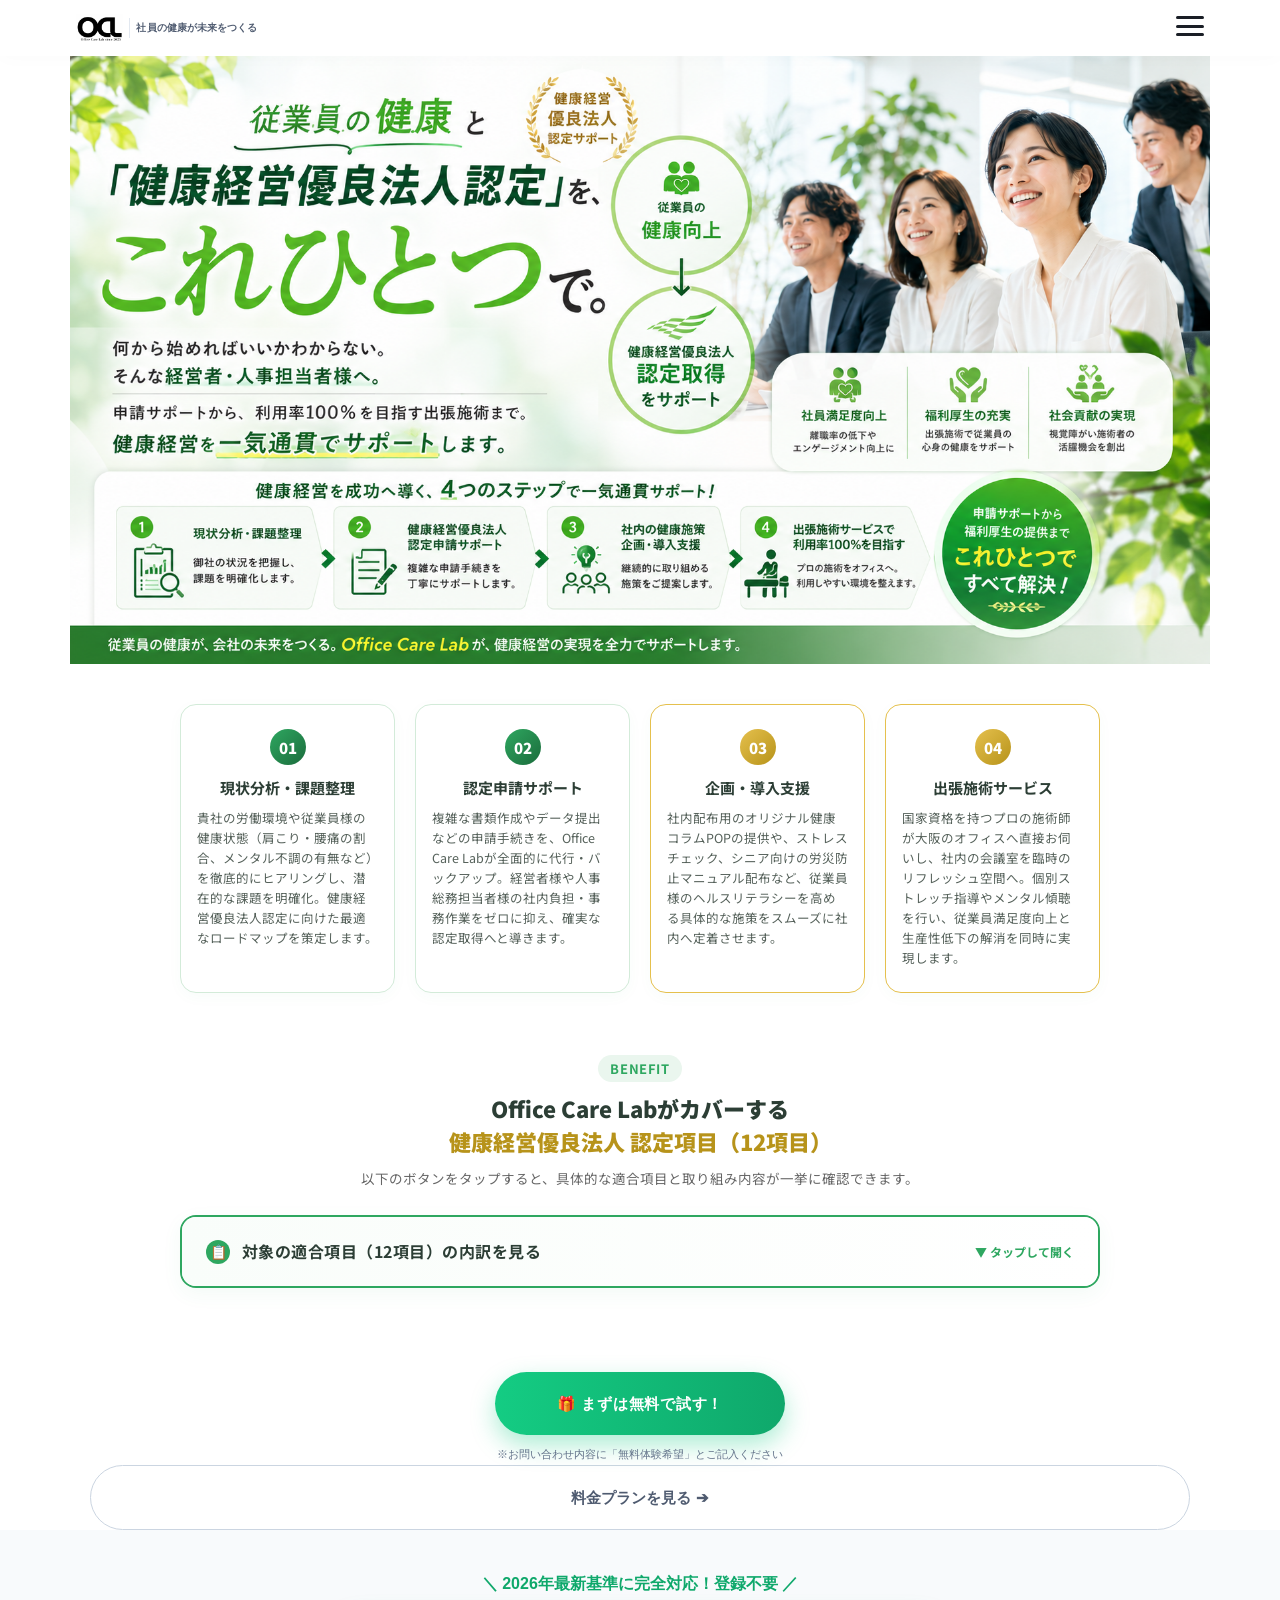
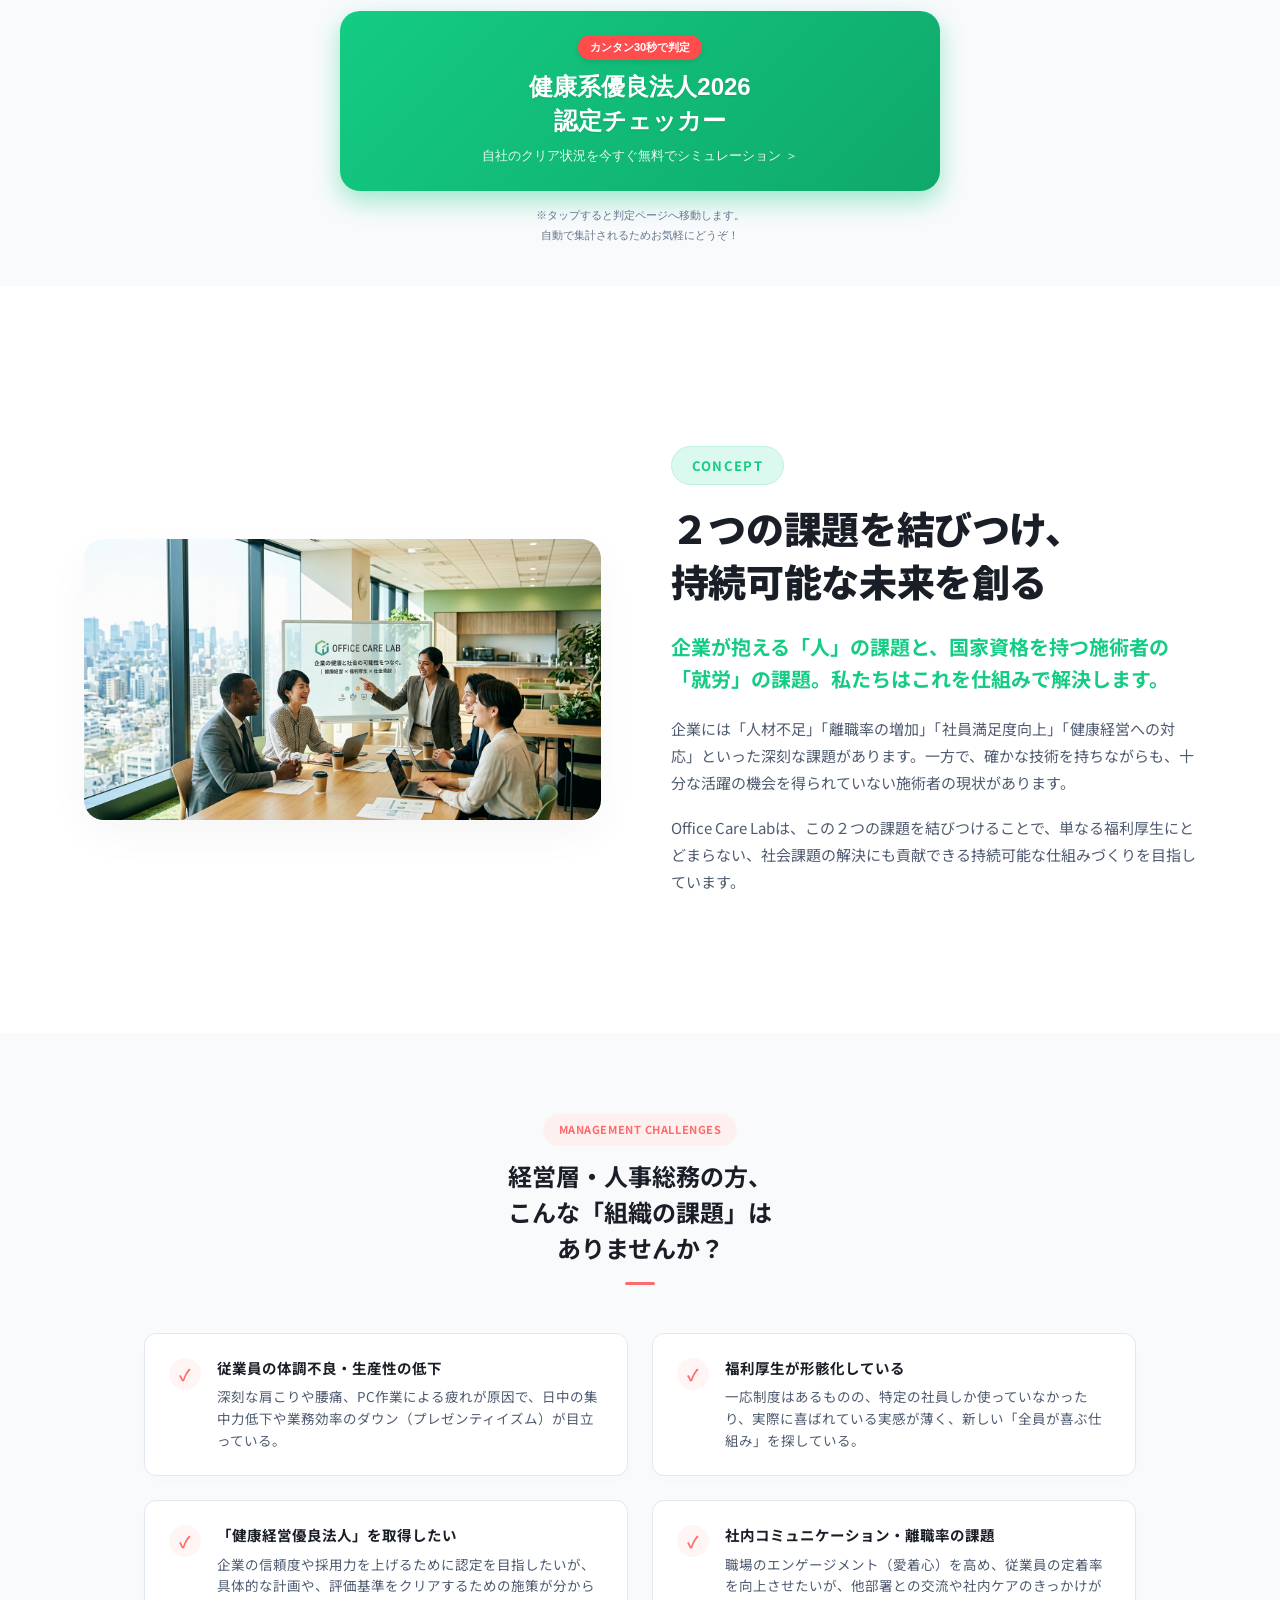
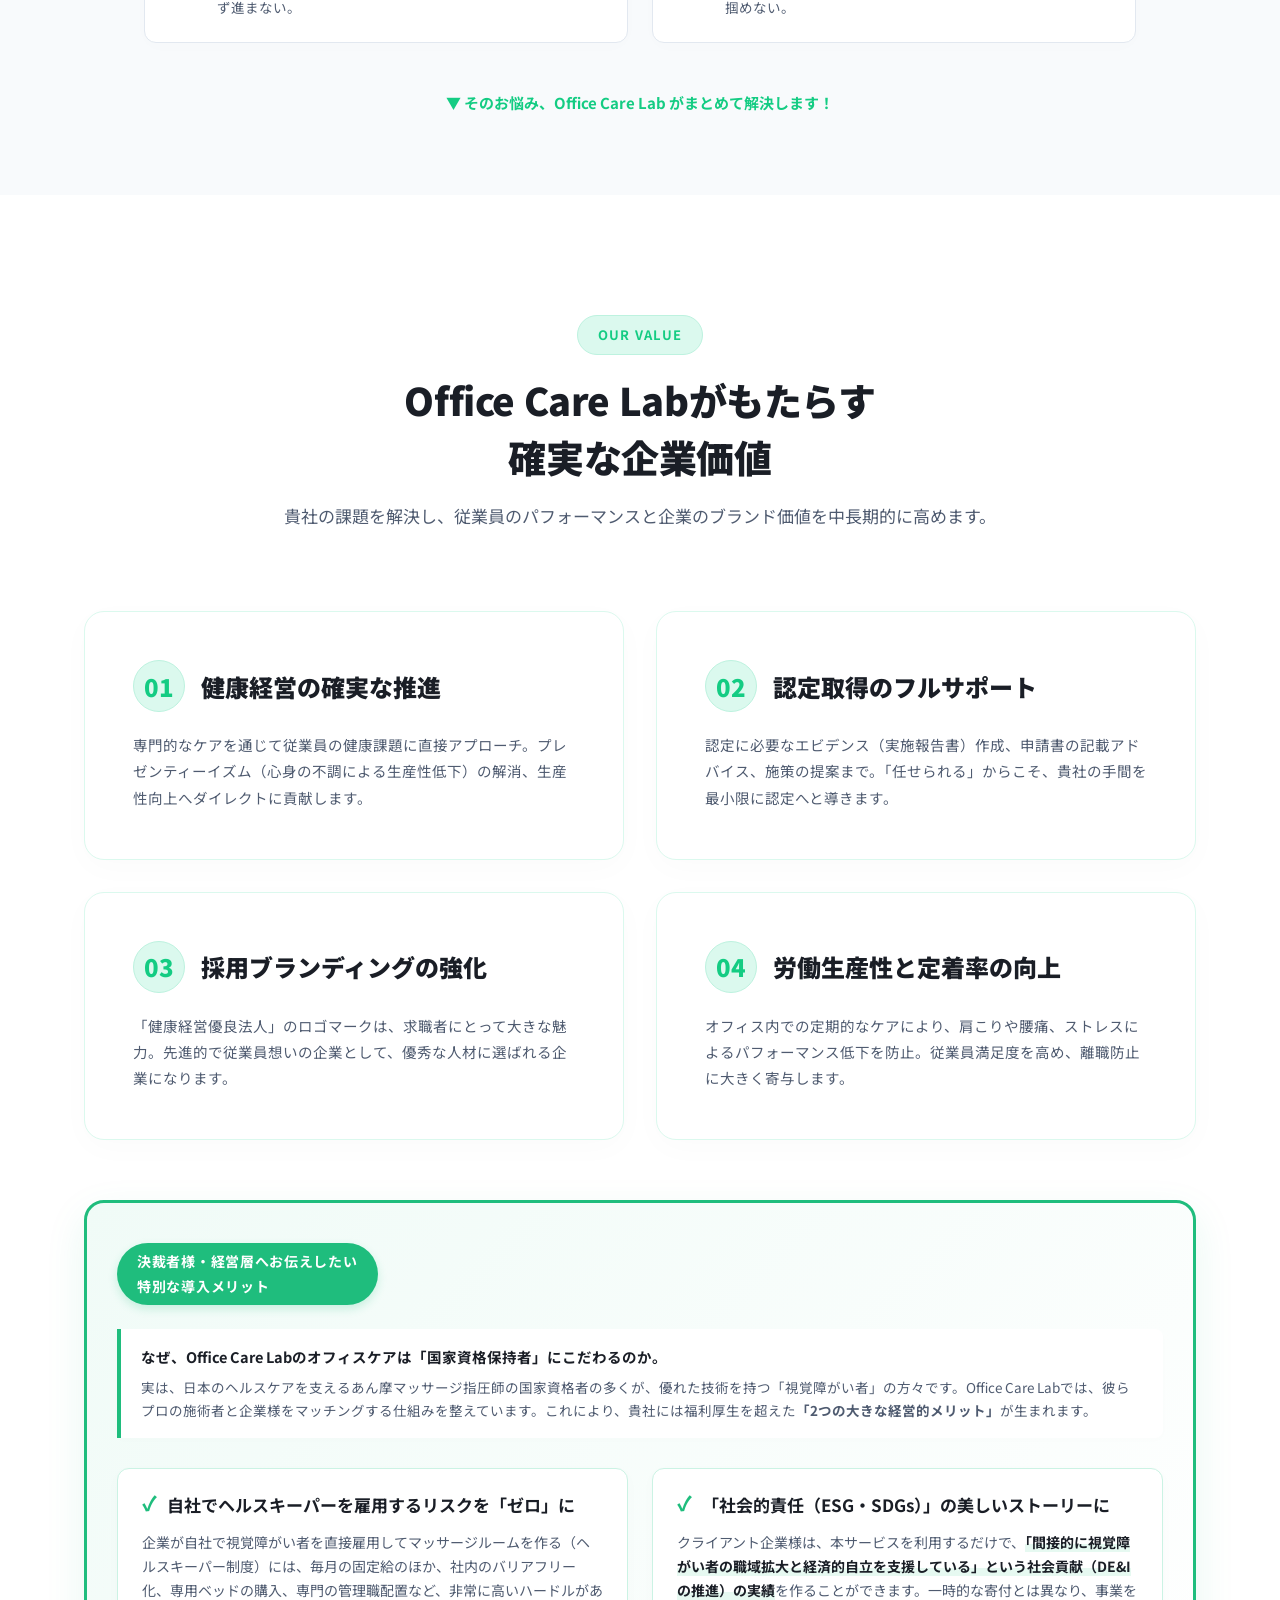
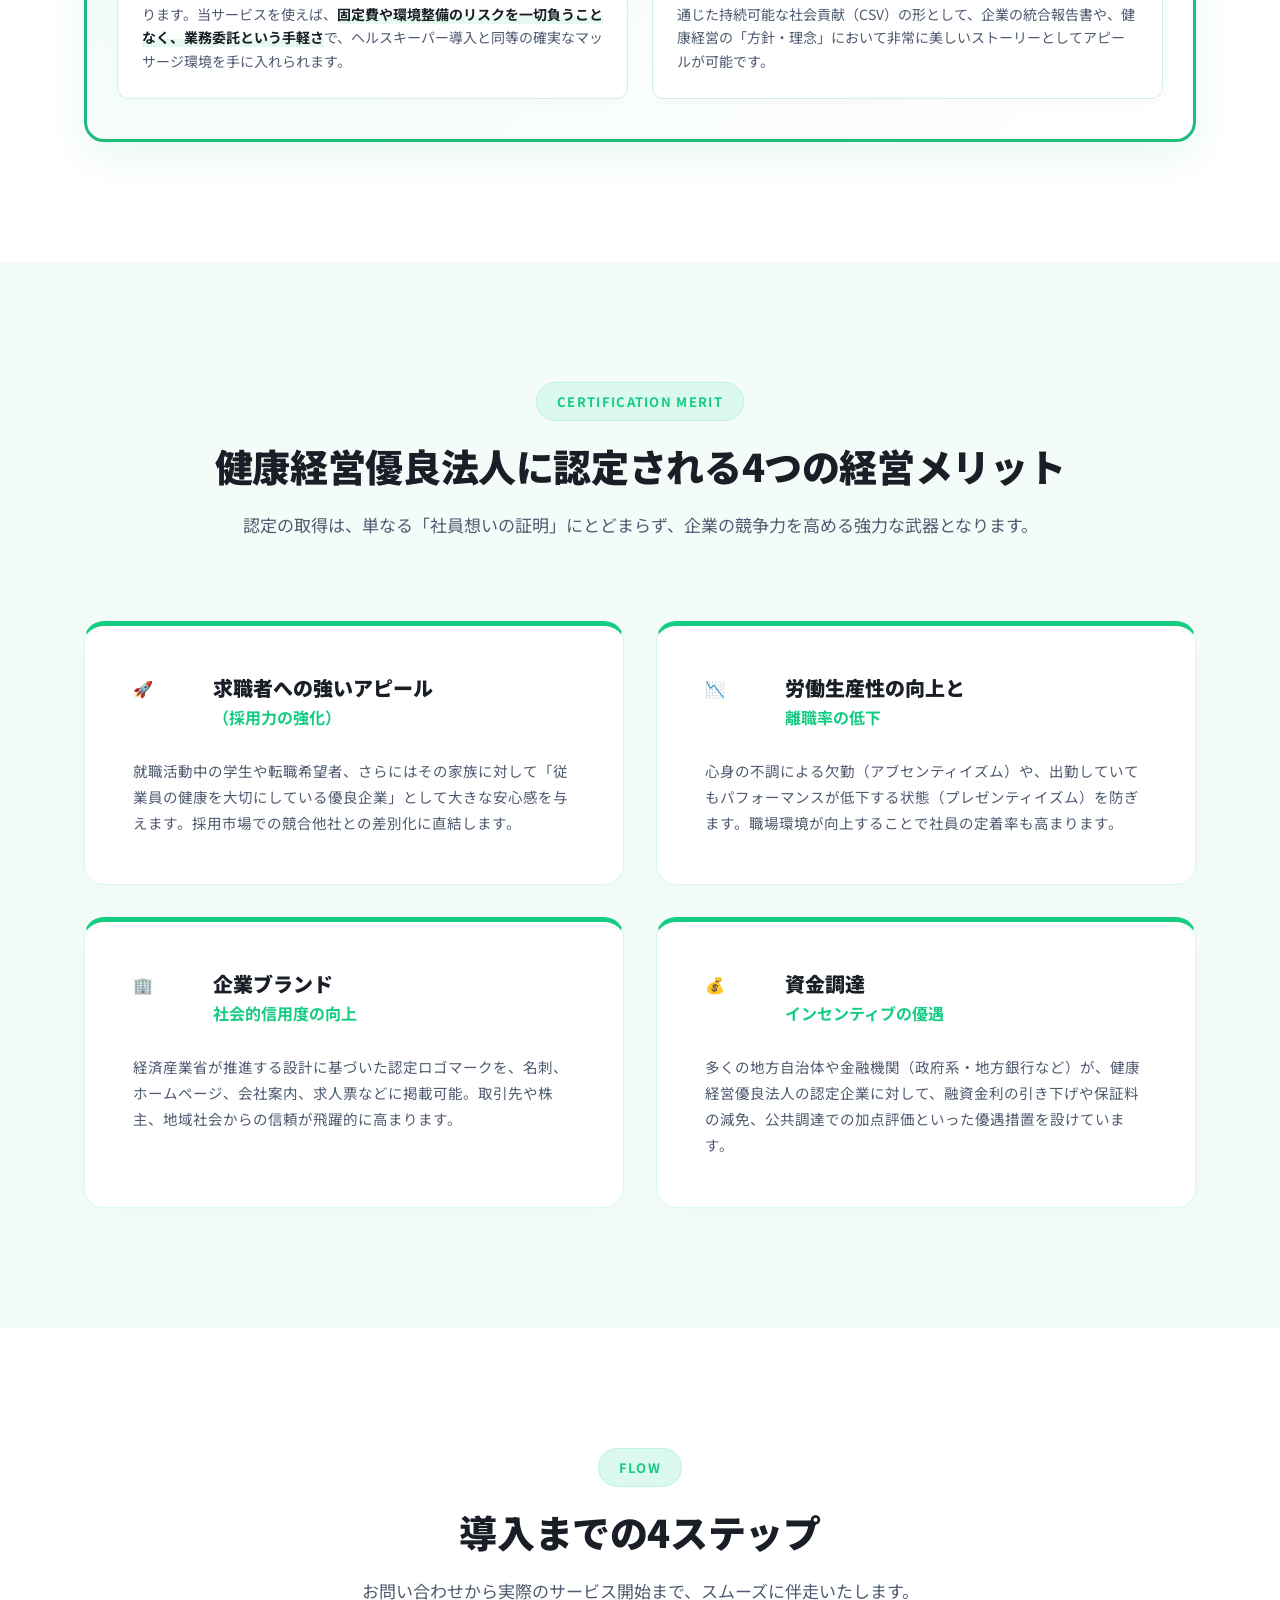
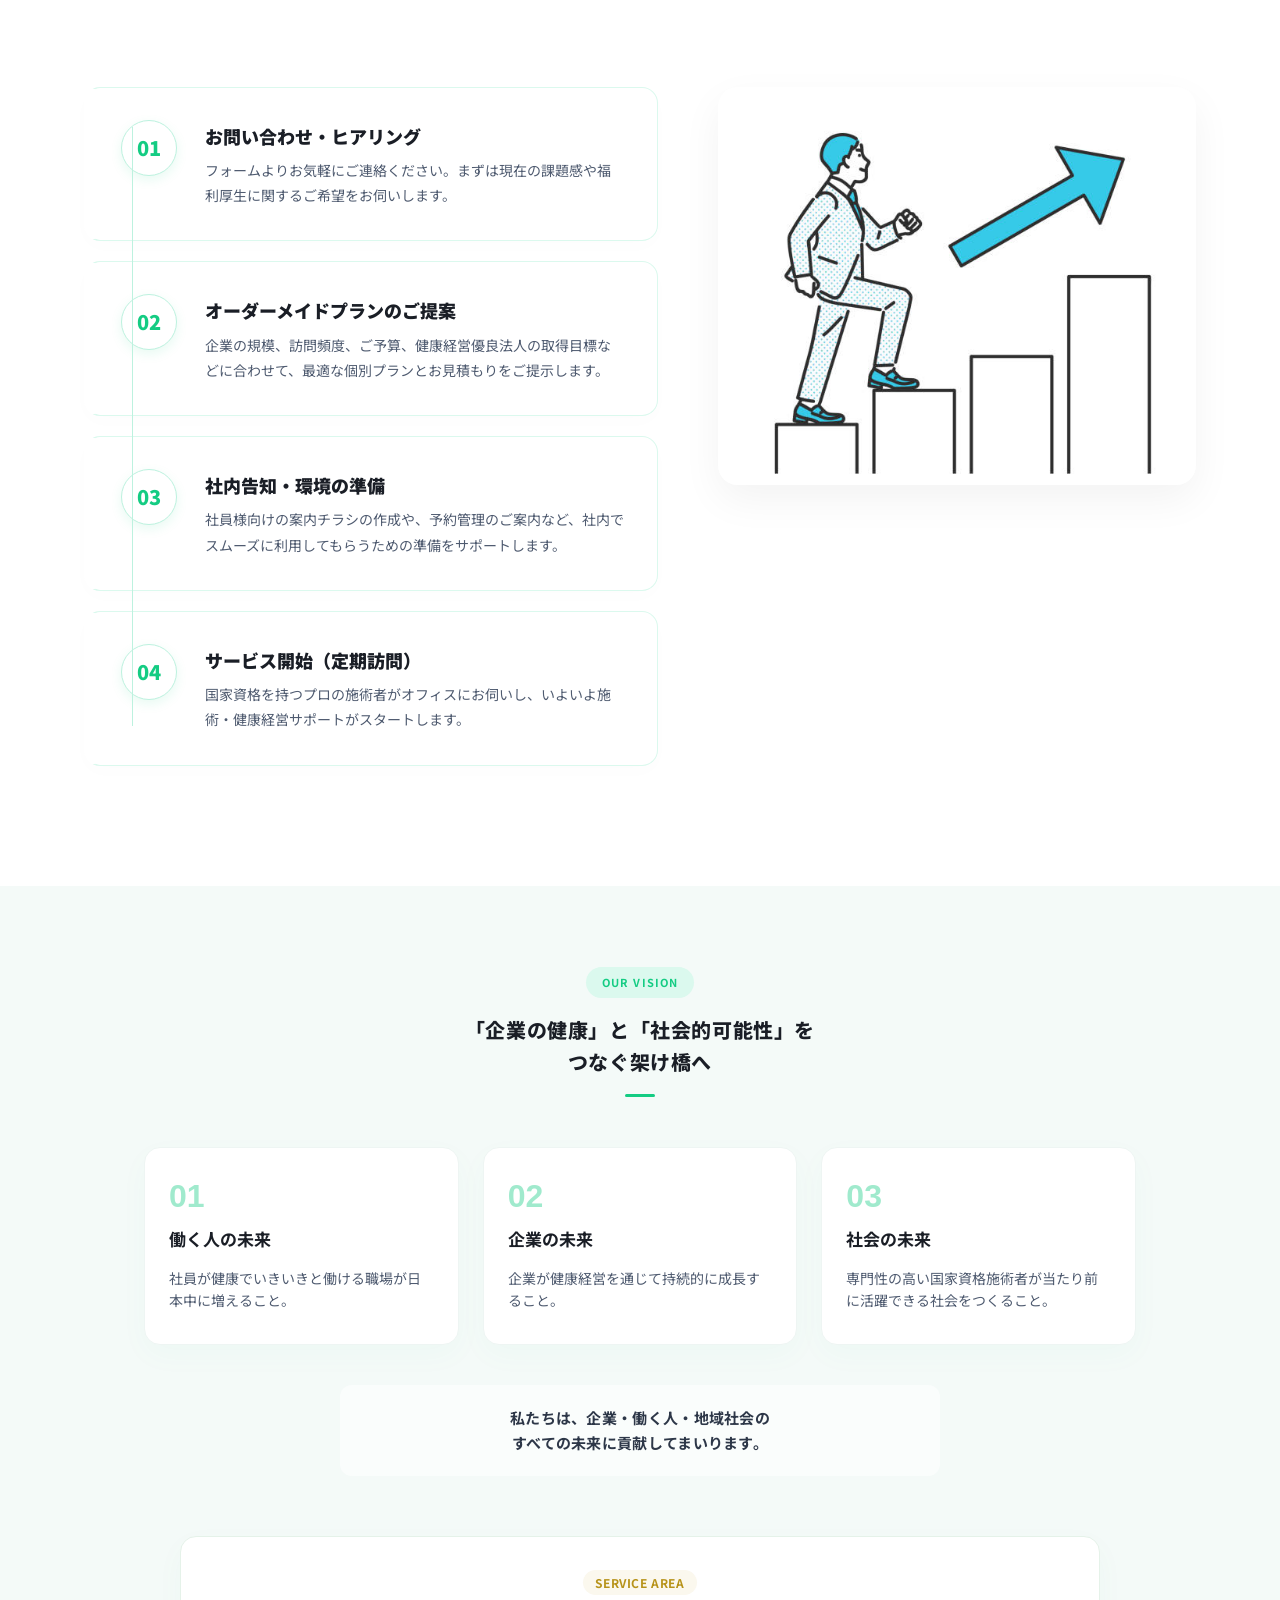
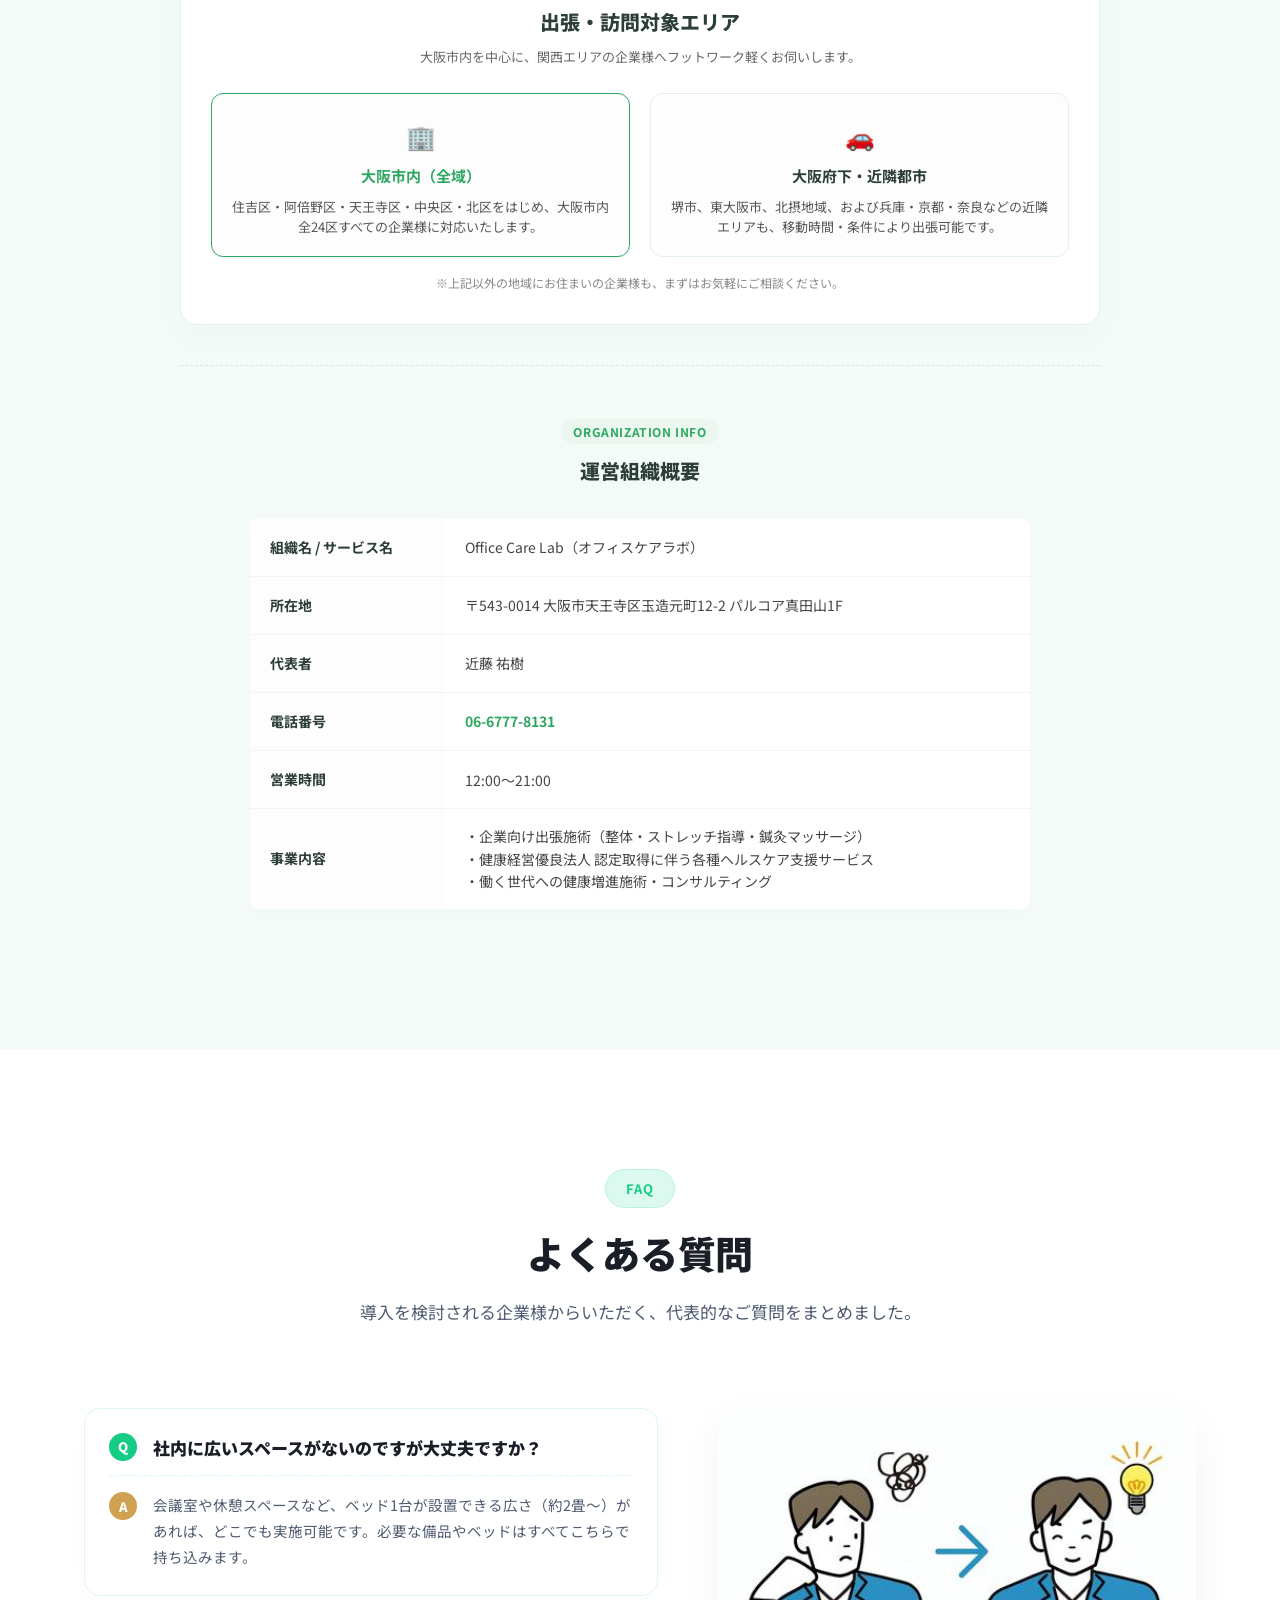
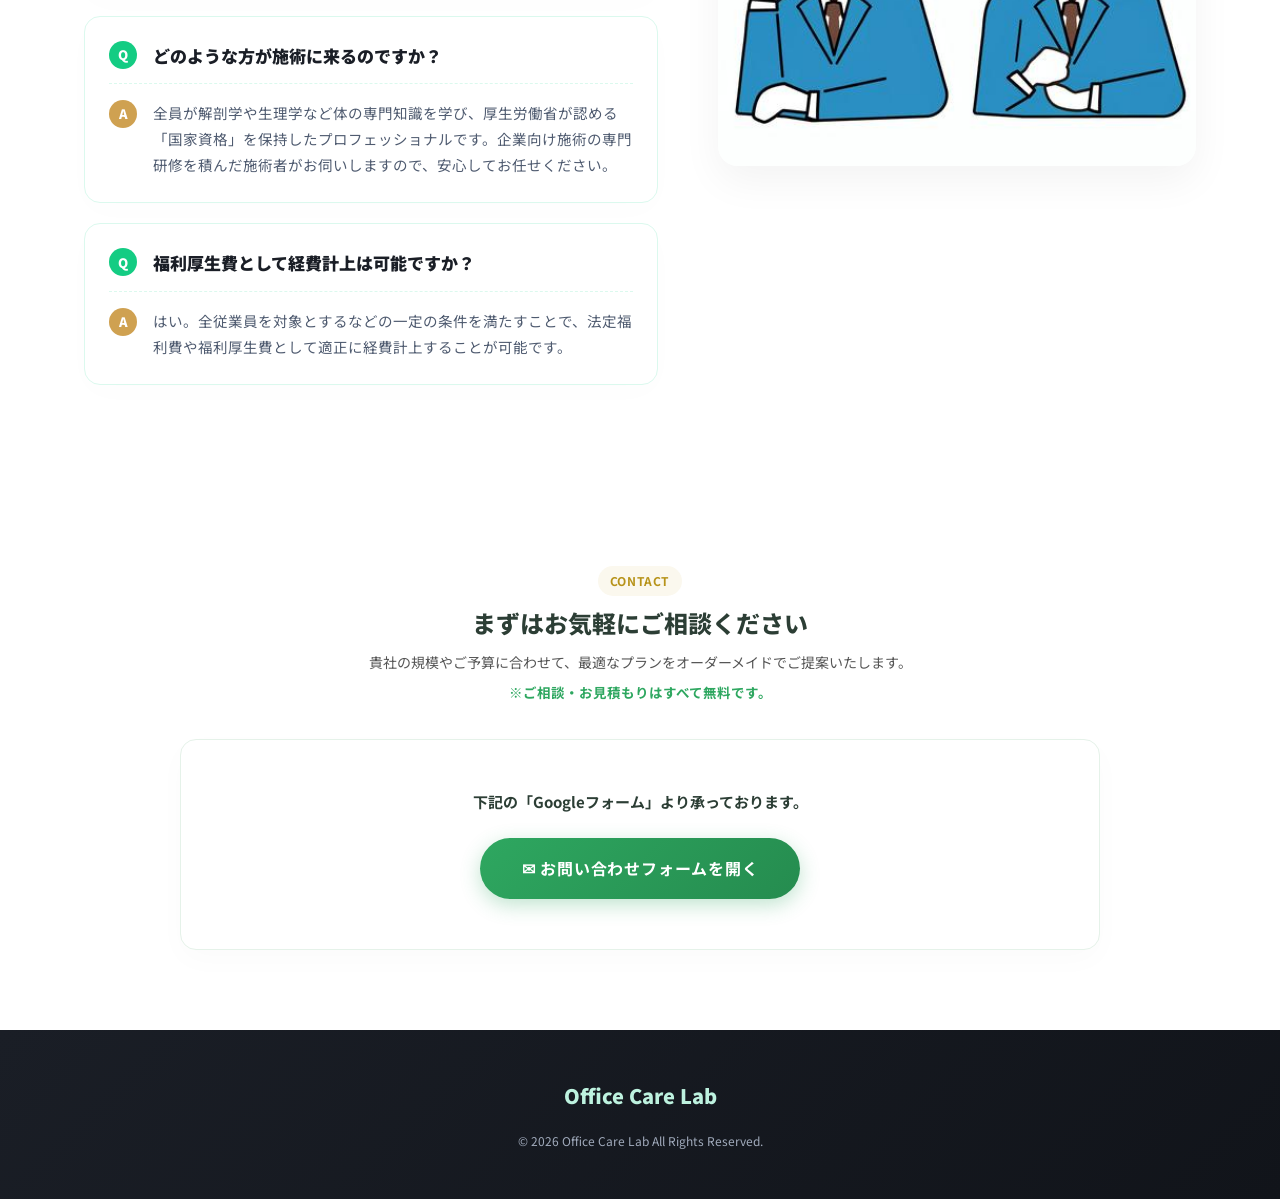
<file: index.html>
<!DOCTYPE html>
<html lang="ja">
<head>
    <meta charset="UTF-8">
    <meta name="viewport" content="width=device-width, initial-scale=1.0">
    
    <title>Office Care Lab | 大阪の企業出張施術・オフィス改善・健康経営優良法人取得サポート</title>
    
    <meta name="description" content="大阪を中心に企業の出張施術・オフィス環境改善を行うOffice Care Lab（オフィスケアラボ）です。肩こり・腰痛改善の出張施術から、健康コラムPOP、ストレスチェック、体力テストの提供まで、社内負担ゼロで健康経営優良法人の認定に必要な12項目を一挙にクリアします。">
    
    <meta name="keywords" content="企業出張施術,健康経営優良法人,オフィス改善,福利厚生,マッサージ出張,大阪,ストレッチ,ストレスチェック">
    
    <meta property="og:title" content="Office Care Lab | 大阪の企業出張施術・健康経営優良法人取得サポート">
    <meta property="og:description" content="社内負担ゼロで健康経営の認定項目をクリア。大阪のオフィス出張施術・環境改善ならオフィスケアラボ。">
    <meta property="og:type" content="website">
    <meta property="og:url" content="https://officecarelab-design.github.io/-lab/">
    <meta property="og:site_name" content="Office Care Lab">
    
    <script type="application/ld+json">
    {
      "@context": "https://schema.org",
      "@type": "LocalBusiness",
      "name": "Office Care Lab",
      "image": "https://officecarelab-design.github.io/-lab/favicon.png",
      "@id": "https://officecarelab-design.github.io/-lab/",
      "url": "https://officecarelab-design.github.io/-lab/",
      "telephone": "+81-6-6777-8131",
      "address": {
        "@type": "PostalAddress",
        "addressRegion": "近畿",
        "addressLocality": "大阪市",
        "addressCountry": "JP"
      },
      "geo": {
        "@type": "GeoCoordinates",
        "latitude": 34.6937,
        "longitude": 135.5023
      },
      "openingHoursSpecification": {
        "@type": "OpeningHoursSpecification",
        "dayOfWeek": [
          "Monday",
          "Tuesday",
          "Wednesday",
          "Thursday",
          "Friday"
        ],
        "opens": "09:00",
        "closes": "18:00"
      },
      "sameAs": []
    }
    </script>

    <link rel="preconnect" href="https://fonts.googleapis.com">
    <link rel="preconnect" href="https://fonts.gstatic.com" crossorigin>
    <link href="https://fonts.googleapis.com/css2?family=Noto+Sans+JP:wght@400;500;700;900&display=swap" rel="stylesheet">
    <link rel="stylesheet" href="style.css">
<link rel="icon" href="favicon.png" type="image/png">
<link rel="apple-touch-icon" href="apple-touch-icon.png">
</head>
<body>

   <!-- ヘッダー（ロゴ横にコンセプトメッセージを追加したおしゃれ版） -->
    <header style="background-color: #ffffff; box-shadow: 0 2px 20px rgba(0,0,0,0.02); position: sticky; top: 0; z-index: 9999; padding: 12px 0;">
        <div class="container header-container" style="display: flex; justify-content: space-between; align-items: center; flex-direction: row; position: relative; max-width: 1160px; margin: 0 auto; padding: 0 16px; box-sizing: border-box;">
            
            <div style="display: flex; align-items: center; gap: 6px;">
                <a href="#" class="logo-link" style="display: block;">
                    <img src="top-logo.png" alt="Office Care Lab" class="logo-img" style="height: 32px; width: auto; display: block;">
                </a>
                
                <div style="border-left: 1px solid #e2e8f0; padding-left: 6px; display: flex; flex-direction: column; justify-content: center; height: 20px;">
                    <span style="font-size: 9.5px; font-weight: bold; color: #4f5b70; letter-spacing: 0.01em; white-space: nowrap; font-family: sans-serif;">
                        社員の健康が未来をつくる
                    </span>
                </div>
            </div>
            
            <div style="position: relative; display: block; height: 24px;">
                <input type="checkbox" id="menu-toggle" class="menu-toggle-checkbox" style="display: none;">
                
                <label for="menu-toggle" class="menu-btn-label" style="display: flex; flex-direction: column; justify-content: space-between; width: 28px; height: 20px; cursor: pointer; z-index: 10001; position: relative;">
                    <span style="display: block; width: 100%; height: 3px; background-color: #1a1e26; border-radius: 2px; transition: all 0.3s ease;"></span>
                    <span style="display: block; width: 100%; height: 3px; background-color: #1a1e26; border-radius: 2px; transition: all 0.3s ease;"></span>
                    <span style="display: block; width: 100%; height: 3px; background-color: #1a1e26; border-radius: 2px; transition: all 0.3s ease;"></span>
                </label>
                
                <!-- ボタンを押したときに出てくるドロップダウンメニュー -->
                <nav class="nav-menu" style="position: absolute; top: 40px; right: 0; background-color: #ffffff; border: 1px solid #dbf9ee; border-radius: 12px; box-shadow: 0 10px 35px rgba(20,204,131,0.18); padding: 24px 20px; width: 240px; z-index: 10000; box-sizing: border-box;">
                    <ul style="list-style: none; margin: 0; padding: 0; display: flex; flex-direction: column; gap: 16px;">
                        <li style="margin: 0; padding: 0;"><a href="#about" style="display: block; font-size: 15px; font-weight: bold; color: #4f5b70; text-decoration: none;" onclick="document.getElementById('menu-toggle').checked = false;">想い</a></li>
                        <li style="margin: 0; padding: 0;"><a href="#value" style="display: block; font-size: 15px; font-weight: bold; color: #4f5b70; text-decoration: none;" onclick="document.getElementById('menu-toggle').checked = false;">提供価値</a></li>
                        <li style="margin: 0; padding: 0;"><a href="price.html" style="display: block; font-size: 15px; font-weight: bold; color: #4f5b70; text-decoration: none;" onclick="document.getElementById('menu-toggle').checked = false;">費用について</a></li>
                        <li style="margin: 0; padding: 0;"><a href="#merit" style="display: block; font-size: 15px; font-weight: bold; color: #4f5b70; text-decoration: none;" onclick="document.getElementById('menu-toggle').checked = false;">認定メリット</a></li>
                        <li style="margin: 0; padding: 0;"><a href="kenko-keiei.html" style="display: block; font-size: 15px; font-weight: bold; color: #4f5b70; text-decoration: none;" onclick="document.getElementById('menu-toggle').checked = false;">
        健康経営優良法人取得支援
    </a>
</li>
                        <li style="margin: 0; padding: 0;"><a href="#flow" style="display: block; font-size: 15px; font-weight: bold; color: #4f5b70; text-decoration: none;" onclick="document.getElementById('menu-toggle').checked = false;">導入の流れ</a></li>
                        
                        <!-- 💡【ここにはめ込みます！】会社概要（COMPANY PROFILE）へのリンク -->
                        <li style="margin: 0; padding: 0;">
                            <a href="company.html" style="display: block; font-size: 15px; font-weight: bold; color: #4f5b70; text-decoration: none;" onclick="document.getElementById('menu-toggle').checked = false;">COMPANY PROFILE</a>
                        </li>
                        
                        <li style="margin: 0; padding: 0; margin-top: 4px;">
                            <a href="#contact" class="btn-nav" style="display: block; background-color: #14cc83; color: #ffffff; text-align: center; padding: 12px; border-radius: 8px; font-size: 15px; font-weight: bold; text-decoration: none; box-shadow: 0 4px 12px rgba(20,204,131,0.2);" onclick="document.getElementById('menu-toggle').checked = false;">お問い合わせ</a>
                        </li>
                    </ul>
                </nav>
            </div>
        </div>
    </header>

  <!-- ==========================================================================
   🌅 HERO（ファーストビュー：スマホ並び順＆余白修正版）
   ========================================================================== -->
<!-- ==========================================================================
   🌅 HERO（ファーストビュー：完成版一枚画像 ＋ 下部2連ボタン仕様）
   ========================================================================== -->
<section id="hero" style="width: 100%; padding: 0 0 40px 0; background: #ffffff !important; font-family: 'Helvetica Neue', Arial, 'Hiragino Kaku Gothic ProN', 'Hiragino Sans', Meiryo, sans-serif; overflow: hidden; display: block !important;">
    
    <div style="width: 100%; max-width: 1140px; margin: 0 auto; text-align: center; background: none !important;">
        
        <img src="boy.png" 
             onerror="this.onerror=null; this.src='img/girl.png';" 
             alt="働くオフィスが癒しの空間に。心と体を整える、新しい福利厚生" 
             style="width: 100%; height: auto; display: block; margin: 0 auto; border: none !important; box-shadow: none !important;">
        
    </div>
<!-- SEO対策：洗練された4つのステップ詳細テキスト（画像幅ぴったり） -->
<div class="ocl-custom-flow-container" style="
    width: 100%;
    max-width: 960px;
    margin: 40px auto 60px auto;
    padding: 0 20px;
    box-sizing: border-box;
    font-family: 'Noto Sans JP', sans-serif;
">
    <div class="ocl-flex-responsive-wrapper">
        
        <div class="ocl-flow-item-card">
            <div class="ocl-flow-item-badge" style="background: linear-gradient(135deg, #2ea760, #1b6c3c);">01</div>
            <h3 style="font-size: 15px; color: #2c3e35; margin: 0 0 10px 0; font-weight: 700; line-height: 1.4; text-align: center;">現状分析・課題整理</h3>
            <p style="font-size: 12.5px; color: #55615a; line-height: 1.6; margin: 0; text-align: left;">貴社の労働環境や従業員様の健康状態（肩こり・腰痛の割合、メンタル不調の有無など）を徹底的にヒアリングし、潜在的な課題を明確化。健康経営優良法人認定に向けた最適なロードマップを策定します。</p>
        </div>

        <div class="ocl-flow-item-card">
            <div class="ocl-flow-item-badge" style="background: linear-gradient(135deg, #2ea760, #1b6c3c);">02</div>
            <h3 style="font-size: 15px; color: #2c3e35; margin: 0 0 10px 0; font-weight: 700; line-height: 1.4; text-align: center;">認定申請サポート</h3>
            <p style="font-size: 12.5px; color: #55615a; line-height: 1.6; margin: 0; text-align: left;">複雑な書類作成やデータ提出などの申請手続きを、Office Care Labが全面的に代行・バックアップ。経営者様や人事総務担当者様の社内負担・事務作業をゼロに抑え、確実な認定取得へと導きます。</p>
        </div>

        <div class="ocl-flow-item-card" style="border-color: #e5c04d !important;">
            <div class="ocl-flow-item-badge" style="background: linear-gradient(135deg, #e5c04d, #b7931a);">03</div>
            <h3 style="font-size: 15px; color: #2c3e35; margin: 0 0 10px 0; font-weight: 700; line-height: 1.4; text-align: center;">企画・導入支援</h3>
            <p style="font-size: 12.5px; color: #55615a; line-height: 1.6; margin: 0; text-align: left;">社内配布用のオリジナル健康コラムPOPの提供や、ストレスチェック、シニア向けの労災防止マニュアル配布など、従業員様のヘルスリテラシーを高める具体的な施策をスムーズに社内へ定着させます。</p>
        </div>

        <div class="ocl-flow-item-card" style="border-color: #e5c04d !important;">
            <div class="ocl-flow-item-badge" style="background: linear-gradient(135deg, #e5c04d, #b7931a);">04</div>
            <h3 style="font-size: 15px; color: #2c3e35; margin: 0 0 10px 0; font-weight: 700; line-height: 1.4; text-align: center;">出張施術サービス</h3>
            <p style="font-size: 12.5px; color: #55615a; line-height: 1.6; margin: 0; text-align: left;">国家資格を持つプロの施術師が大阪のオフィスへ直接お伺いし、社内の会議室を臨時のリフレッシュ空間へ。個別ストレッチ指導やメンタル傾聴を行い、従業員満足度向上と生産性低下の解消を同時に実現します。</p>
        </div>

    </div>
</div>

<style>
.ocl-flex-responsive-wrapper {
    display: flex;
    gap: 20px;
}
.ocl-flow-item-card {
    flex: 1;
    background: #ffffff;
    border: 1px solid #d3ebd9;
    border-radius: 16px;
    padding: 24px 16px;
    box-shadow: 0 4px 15px rgba(46, 167, 96, 0.03);
    display: flex;
    flex-direction: column;
    align-items: center;
}
.ocl-flow-item-badge {
    width: 36px;
    height: 36px;
    color: #ffffff;
    font-size: 15px;
    font-weight: 900;
    border-radius: 50%;
    display: flex;
    align-items: center;
    justify-content: center;
    margin-bottom: 12px;
}
@media (max-width: 900px) {
    .ocl-flex-responsive-wrapper {
        flex-direction: column;
        gap: 16px;
    }
    .ocl-flow-item-card {
        padding: 20px;
        align-items: flex-start;
    }
    .ocl-flow-item-card h3 {
        text-align: left !important;
    }
}
</style>
</div>
<!-- ==========================================
     【100%確実に反映】健康経営12項目クリア内訳（HTML直書き版）
     ========================================== -->
<!-- ==========================================
     【100%確実に反映】健康経営12項目クリア内訳（洗練された開閉式・アコーディオン版）
     ========================================== -->
<!-- ==========================================
     【100%確実に反映】開閉時に文字が切り替わる12項目（反転バグ修正版）
     ========================================== -->
<div class="ocl-seo-single-accordion-section" style="
    width: 100%;
    max-width: 960px;
    margin: 50px auto 60px auto;
    padding: 0 20px;
    box-sizing: border-box;
    font-family: 'Noto Sans JP', sans-serif;
">
    <div style="text-align: center; margin-bottom: 25px;">
        <span style="font-size: 13px; color: #2ea760; font-weight: 700; background: #eaf6ee; padding: 4px 12px; border-radius: 50px; letter-spacing: 0.05em;">BENEFIT</span>
        <h2 style="font-size: 22px; color: #2c3e35; margin: 10px 0 0 0; font-weight: 900; line-height: 1.5;">
            Office Care Labがカバーする<br>
            <span style="color: #b7931a;">健康経営優良法人 認定項目（12項目）</span>
        </h2>
        <p style="font-size: 13.5px; color: #666666; margin: 8px 0 0 0;">以下のボタンをタップすると、具体的な適合項目と取り組み内容が一挙に確認できます。</p>
    </div>

    <details class="ocl-single-accordion" style="
        background: #ffffff;
        border: 2px solid #2ea760;
        border-radius: 16px;
        box-shadow: 0 6px 20px rgba(46, 167, 96, 0.06);
        overflow: hidden;
        transition: all 0.3s ease;
    ">
        <summary class="ocl-single-summary">
            <div class="ocl-summary-title-area">
                <span class="ocl-summary-notebook-icon">📋</span>
                <span class="ocl-summary-title-text">対象の適合項目（12項目）の内訳を見る</span>
            </div>
            
            <div class="ocl-action-text-zone">
                <span class="ocl-text-open">▼ タップして開く</span>
                <span class="ocl-text-close">▲ タップして閉じる</span>
            </div>
        </summary>

        <div class="ocl-single-content-wrapper" style="
            padding: 24px;
            background: #fafdfb;
            border-top: 1px dashed #d3ebd9;
        ">
            <div class="ocl-checklist-responsive-grid">
                
                <div class="ocl-check-card">
                    <div class="ocl-check-icon">✓</div>
                    <div class="ocl-check-text">
                        <h3>定期健診受診率（実質100%）</h3>
                        <p>従業員の定期健康診断の受診徹底を促すアナウンス支援や環境づくりをサポートします。</p>
                    </div>
                </div>

                <div class="ocl-check-card">
                    <div class="ocl-check-icon">✓</div>
                    <div class="ocl-check-text">
                        <h3>受診勧奨の取り組み</h3>
                        <p>健診結果で再検査・精密検査が必要となった従業員への受診推奨体制を構築します。</p>
                    </div>
                </div>

                <div class="ocl-check-card">
                    <div class="ocl-check-icon">✓</div>
                    <div class="ocl-check-text">
                        <h3>ストレスチェックの実施</h3>
                        <p>法定義務に基づくメンタルヘルス不調の未然防止に向け、ストレスチェックの実施を形骸化させず支援します。</p>
                    </div>
                </div>

                <div class="ocl-check-card">
                    <div class="ocl-check-icon">✓</div>
                    <div class="ocl-check-text">
                        <h3>管理職へのメンタルヘルス教育</h3>
                        <p>ラインケアやメンタル不調者の早期発見に向けた、管理職向けの知識共有POPマニュアルを提供します。</p>
                    </div>
                </div>

                <div class="ocl-check-card">
                    <div class="ocl-check-icon">✓</div>
                    <div class="ocl-check-text">
                        <h3>一般社員への健康教育</h3>
                        <p>ヘルスリテラシー向上を目指し、肩こり腰痛予防やセルフケアに関する専門知識を社内に定着させます。</p>
                    </div>
                </div>

                <div class="ocl-check-card">
                    <div class="ocl-check-icon">✓</div>
                    <div class="ocl-check-text">
                        <h3>適切な働き方実現（過重労働防止）</h3>
                        <p>出張施術を通じたリフレッシュ時間の創出により、長時間労働の抑制や業務効率化の意識を醸成します。</p>
                    </div>
                </div>

                <div class="ocl-check-card">
                    <div class="ocl-check-icon">✓</div>
                    <div class="ocl-check-text">
                        <h3>依存症対策（受動喫煙防止など）</h3>
                        <p>社内の健康増進を目的とした禁煙啓発や受動喫煙防止、各種依存症リスクに関する情報発信を行います。</p>
                    </div>
                </div>

                <div class="ocl-check-card">
                    <div class="ocl-check-icon">✓</div>
                    <div class="ocl-check-text">
                        <h3>食生活の改善に向けた取り組み</h3>
                        <p>専門家監修の「栄養バランス」「オフィスでの食事選び」に関する健康コラムPOPを定期配信します。</p>
                    </div>
                </div>

                <div class="ocl-check-card">
                    <div class="ocl-check-icon">✓</div>
                    <div class="ocl-check-text">
                        <h3>運動機会の増進（ストレッチ指導）</h3>
                        <p>プロの施術師による個別のストレッチ指導やデスクワーク向けの運動導入により、運動不足を解消します。</p>
                    </div>
                </div>

                <div class="ocl-check-card" style="border-color: #e5c04d !important;">
                    <div class="ocl-check-icon" style="background: #b7931a;">✓</div>
                    <div class="ocl-check-text">
                        <h3>女性の健康保持・増進</h3>
                        <p>女性特有の健康課題（更年期症状、月経に伴う不調など）に対する理解促進とケアをサポートします。</p>
                    </div>
                </div>

                <div class="ocl-check-card" style="border-color: #e5c04d !important;">
                    <div class="ocl-check-icon" style="background: #b7931a;">✓</div>
                    <div class="ocl-check-text">
                        <h3>高年齢従業員の健康増進・労災防止</h3>
                        <p>シニア層の身体機能維持、転倒防止、労働災害（労災）を未然に防ぐための具体的な対策を提供します。</p>
                    </div>
                </div>

                <div class="ocl-check-card" style="border-color: #e5c04d !important;">
                    <div class="ocl-check-icon" style="background: #b7931a;">✓</div>
                    <div class="ocl-check-text">
                        <h3>感染症予防対策</h3>
                        <p>オフィス内での集団感染リスクを抑えるため、季節性ウイルスや感染症予防に関する情報・対策を共有します。</p>
                    </div>
                </div>

            </div>
        </div>
    </details>
</div>

<style>
.ocl-single-summary::-webkit-details-marker { display: none; }
.ocl-single-summary {
    list-style: none;
    padding: 20px 24px;
    display: flex;
    align-items: center;
    justify-content: space-between;
    cursor: pointer;
    user-select: none;
    background: linear-gradient(to right, #f9fdfa, #ffffff);
}
.ocl-single-summary:hover { background: #f2faf4 !important; }

.ocl-summary-title-area {
    display: flex;
    align-items: center;
    gap: 12px;
}
.ocl-summary-notebook-icon {
    width: 24px;
    height: 24px;
    background: #2ea760;
    color: #ffffff;
    font-size: 14px;
    font-weight: bold;
    border-radius: 50%;
    display: flex;
    align-items: center;
    justify-content: center;
    flex-shrink: 0;
}
.ocl-summary-title-text {
    font-size: 16px;
    color: #2c3e35;
    font-weight: 700;
    letter-spacing: 0.03em;
}

/* 🌟 文字切り替えの仕組み（回転・ひっくり返りを完全廃止） */
.ocl-action-text-zone {
    font-size: 12px;
    font-weight: bold;
    white-space: nowrap;
    flex-shrink: 0;
}
.ocl-single-accordion .ocl-text-open { display: inline; color: #2ea760; }
.ocl-single-accordion .ocl-text-close { display: none; color: #b7931a; }

/* 開いた時 [open] の文字切り替え指示 */
.ocl-single-accordion[open] .ocl-text-open { display: none !important; }
.ocl-single-accordion[open] .ocl-text-close { display: inline !important; }

/* 12項目のレイアウト（PC用3列） */
.ocl-checklist-responsive-grid {
    display: grid;
    grid-template-columns: repeat(3, 1fr);
    gap: 16px;
}
.ocl-check-card {
    background: #ffffff;
    border: 1px solid #e5f2e9;
    border-radius: 12px;
    padding: 16px;
    box-shadow: 0 4px 10px rgba(0,0,0,0.01);
    display: flex;
    align-items: flex-start;
    gap: 12px;
}
.ocl-check-icon {
    flex-shrink: 0;
    width: 22px;
    height: 22px;
    background: #2ea760;
    color: #ffffff;
    font-size: 13px;
    font-weight: bold;
    border-radius: 50%;
    display: flex;
    align-items: center;
    justify-content: center;
}
.ocl-check-text h3 {
    font-size: 14px;
    color: #2c3e35;
    margin: 2px 0 6px 0;
    font-weight: 700;
    line-height: 1.4;
}
.ocl-check-text p {
    font-size: 12px;
    color: #66736c;
    line-height: 1.5;
    margin: 0;
}

/* 📱 タブレットサイズ（画面幅900px以下） */
@media (max-width: 900px) {
    .ocl-checklist-responsive-grid {
        grid-template-columns: repeat(2, 1fr);
    }
}

/* 📱 スマートフォンサイズ（画面幅768px以下）での絶対被らない調整 */
@media (max-width: 768px) {
    .ocl-single-summary {
        flex-direction: column; /* 縦並びにして絶対に文字が被らないようにする */
        align-items: center !important;
        text-align: center;
        gap: 12px !important;
        padding: 20px 16px !important;
    }
    .ocl-summary-title-area {
        flex-direction: column;
        gap: 8px;
    }
    .ocl-summary-title-text {
        font-size: 15px;
        line-height: 1.4;
    }
    .ocl-action-text-zone {
        margin-top: 4px;
        background: #f0f9f4; /* スマホ時はボタンらしく背景を薄く敷く */
        padding: 6px 16px;
        border-radius: 50px;
        border: 1px solid #d3ebd9;
    }
    /* 開いた時のスマホ用背景色変化 */
    .ocl-single-accordion[open] .ocl-action-text-zone {
        background: #fbf8ee;
        border-color: #f5e7c4;
    }
    .ocl-single-content-wrapper {
        padding: 16px !important;
    }
    .ocl-checklist-responsive-grid {
        grid-template-columns: 1fr; /* スマホは1列 */
        gap: 12px;
    }
}
</style>
</div>
    <div style="max-width: 1140px; margin: 0 auto; padding: 24px 20px 0 20px; box-sizing: border-box;">
        
        <div class="hero-clean-btn-group">
           <div style="text-align: center;">
    <a href="https://docs.google.com/forms/d/e/1FAIpQLSdhzGpGz9pFgspuNYIAQKenJXCCbe709As0sQU31vXLdXxqlw/viewform?usp=header" target="_blank" rel="noopener noreferrer" style="display: inline-flex; align-items: center; justify-content: center; min-width: 290px; padding: 18px 36px; background: linear-gradient(90deg, #14cc83 0%, #0fa86b 100%); color: #ffffff; font-size: 15px; font-weight: bold; text-decoration: none; border-radius: 50px; box-shadow: 0 10px 25px rgba(20,204,131,0.35); transition: all 0.2s ease; letter-spacing: 0.05em;">
        🎁 まずは無料で試す！
    </a>
    <p style="font-size: 11px; color: #64748b; margin: 10px 0 0 0;">※お問い合わせ内容に「無料体験希望」とご記入ください</p>
</div>

</div>
            
            <a href="price.html" class="hero-clean-btn-white">
                料金プランを見る ➔
            </a>
        </div>
<style>
    /* ボタンのデザイン設定 */
    .mega-checker-wrapper {
        width: 100%;
        padding: 40px 16px; /* 上下の余白 */
        box-sizing: border-box;
        text-align: center;
        background-color: #f8fafc; /* 背景を少しグレーにしてボタンを際立たせる */
    }

    .mega-checker-sub-title {
        display: block;
        font-size: 14px;
        font-weight: 800;
        color: #0fa86b;
        margin-bottom: 12px;
    }

    /* 📱 画面いっぱいの巨大ボタン本体 */
    .mega-checker-button {
        display: flex;
        flex-direction: column;
        align-items: center;
        justify-content: center;
        width: 100%;
        max-width: 600px; /* 横幅が広くなりすぎないよう調整 */
        margin: 0 auto;
        padding: 24px 20px;
        background: linear-gradient(135deg, #14cc83 0%, #0fa86b 100%);
        border-radius: 20px; /* 角を丸く */
        text-decoration: none !important; /* 下線を消す */
        box-shadow: 0 10px 25px rgba(20, 204, 131, 0.4); /* ふわっとした影 */
        transition: transform 0.2s ease;
        box-sizing: border-box;
    }

    /* ボタン内の赤タグ */
    .mega-checker-tag {
        background-color: #ff4d4d;
        color: #fff;
        font-size: 11px;
        font-weight: 800;
        padding: 3px 12px;
        border-radius: 50px;
        margin-bottom: 10px;
        box-shadow: 0 2px 5px rgba(0,0,0,0.1);
    }

    /* メインの文字 */
    .mega-checker-main-text {
        color: #ffffff;
        font-size: 20px;
        font-weight: 900;
        line-height: 1.4;
        margin-bottom: 6px;
        text-shadow: 0 1px 2px rgba(0,0,0,0.1);
    }

    /* 補足の文字 */
    .mega-checker-sub-text {
        color: rgba(255, 255, 255, 0.9);
        font-size: 13px;
        font-weight: 500;
    }

    .mega-checker-note {
        font-size: 11px;
        color: #64748b;
        margin-top: 15px;
    }

    /* 動きのアニメーション */
    .mega-checker-button:active {
        transform: scale(0.98); /* 押した時に少し凹む */
    }

    /* PC用の調整 */
    @media (min-width: 768px) {
        .mega-checker-main-text { font-size: 24px; }
        .mega-checker-sub-title { font-size: 16px; }
    }
</style>

<div class="mega-checker-wrapper">
    <span class="mega-checker-sub-title">＼ 2026年最新基準に完全対応！登録不要 ／</span>
    
    <a href="kenko-keiei.html" class="mega-checker-button">
        <span class="mega-checker-tag">カンタン30秒で判定</span>
        <span class="mega-checker-main-text">健康系優良法人2026<br>認定チェッカー</span>
        <span class="mega-checker-sub-text">自社のクリア状況を今すぐ無料でシミュレーション ＞</span>
    </a>

    <p class="mega-checker-note">※タップすると判定ページへ移動します。<br>自動で集計されるためお気軽にどうぞ！</p>
</div>

    <style>
        .hero-clean-btn-group {
            display: flex !important;
            flex-direction: column !important;
            gap: 12px !important;
            width: 100% !important;
            max-width: 340px !important;
            margin: 0 auto !important;
        }
        .hero-clean-btn-green {
            display: block !important; width: 100% !important; text-align: center !important; padding: 16px 20px !important; 
            background: linear-gradient(90deg, #14cc83 0%, #0fa86b 100%) !important; color: #ffffff !important; 
            font-size: 15px !important; font-weight: bold !important; text-decoration: none !important; border-radius: 50px !important; 
            box-shadow: 0 8px 20px rgba(20,204,131,0.25) !important; box-sizing: border-box !important; letter-spacing: 0.05em !important;
        }
        .hero-clean-btn-white {
            display: block !important; width: 100% !important; text-align: center !important; padding: 15px 20px !important; 
            background-color: #ffffff !important; color: #4f5b70 !important; font-size: 14px !important; font-weight: bold !important; 
            text-decoration: none !important; border-radius: 50px !important; border: 1px solid #cbd5e1 !important; box-sizing: border-box !important;
        }

        /* パソコン（画面横幅768px以上）の設定 */
        @media (min-width: 768px) {
            .hero-clean-btn-group {
                flex-direction: row !important;
                max-width: 580px !important;
                justify-content: center !important;
                gap: 16px !important;
            }
            .hero-clean-btn-green { width: auto !important; padding: 18px 36px !important; font-size: 16px !important; }
            .hero-clean-btn-white { width: auto !important; padding: 18px 28px !important; font-size: 15px !important; }
        }
    </style>

</section>

   

    <section id="about" class="section">
        <div class="container about-container">
            <div class="about-left">
                <img src="about-team.png" alt="Office Care Lab チームミーティング" class="about-img">
            </div>
            <div class="about-right">
                <span class="sub-title-tag">CONCEPT</span>
                <h2 class="section-title">２つの課題を結びつけ、<br>持続可能な未来を創る</h2>
                <p class="about-lead">企業が抱える「人」の課題と、国家資格を持つ施術者の「就労」の課題。私たちはこれを仕組みで解決します。</p>
                <div class="about-body">
                    <p>企業には「人材不足」「離職率の増加」「社員満足度向上」「健康経営への対応」といった深刻な課題があります。一方で、確かな技術を持ちながらも、十分な活躍の機会を得られていない施術者の現状があります。</p>
                    <p>Office Care Labは、この２つの課題を結びつけることで、単なる福利厚生にとどまらない、社会課題の解決にも貢献できる持続可能な仕組みづくりを目指しています。</p>
                </div>
            </div>
        </div>
    </section>

    <!-- ==========================================================================
       ❓ PROBLEM（お悩み共感）セクション（スマホでの文字改行最適化版）
       ========================================================================== -->
    <section id="problem" style="padding: 80px 0; background-color: #f8fafc;">
        <div style="max-width: 1040px; margin: 0 auto; padding: 0 24px; box-sizing: border-box;">
            
            <!-- タイトルエリア -->
            <div style="text-align: center; margin-bottom: 48px;">
                <span style="display: inline-block; background-color: #fff0f0; color: #ff6b6b; font-size: 11px; font-weight: bold; padding: 6px 16px; border-radius: 50px; letter-spacing: 0.05em; margin-bottom: 12px;">
                    MANAGEMENT CHALLENGES
                </span>
                <h2 style="font-size: 24px; color: #1a1e26; margin: 0; font-weight: bold; line-height: 1.5;">
                    経営層・人事総務の方、<br style="display: block;">こんな「組織の課題」は<br>ありませんか？</h1>
                </h2>
                <div style="width: 30px; height: 3px; background-color: #ff6b6b; margin: 16px auto 0 auto; border-radius: 2px;"></div>
            </div>

            <!-- カード配置エリア -->
            <div style="display: flex; gap: 24px; flex-wrap: wrap; justify-content: space-between;">
                
                <!-- お悩み 01 -->
                <div style="flex: 1; min-width: 280px; -webkit-flex-basis: calc(50% - 12px); flex-basis: calc(50% - 12px); background-color: #ffffff; border-radius: 12px; padding: 24px; box-sizing: border-box; display: flex; gap: 16px; align-items: flex-start; box-shadow: 0 4px 20px rgba(0,0,0,0.01); border: 1px solid #e2e8f0;">
                    <div style="background-color: #fff5f5; width: 32px; height: 32px; border-radius: 50%; display: flex; align-items: center; justify-content: center; flex-shrink: 0;">
                        <span style="color: #ff6b6b; font-weight: bold; font-size: 16px;">✓</span>
                    </div>
                    <div>
                        <!-- 💡 font-sizeを14pxに微調整、word-breakとoverflow-wrapで変な改行を防止 -->
                        <h3 style="font-size: 14.5px; color: #1a1e26; margin: 0 0 8px 0; font-weight: bold; line-height: 1.4; word-break: keep-all; overflow-wrap: anywhere;">従業員の体調不良・生産性の低下</h3>
                        <p style="font-size: 13.5px; color: #4f5b70; margin: 0; line-height: 1.6;">
                            深刻な肩こりや腰痛、PC作業による疲れが原因で、日中の集中力低下や業務効率のダウン（プレゼンティイズム）が目立っている。
                        </p>
                    </div>
                </div>

                <!-- お悩み 02 -->
                <div style="flex: 1; min-width: 280px; -webkit-flex-basis: calc(50% - 12px); flex-basis: calc(50% - 12px); background-color: #ffffff; border-radius: 12px; padding: 24px; box-sizing: border-box; display: flex; gap: 16px; align-items: flex-start; box-shadow: 0 4px 20px rgba(0,0,0,0.01); border: 1px solid #e2e8f0;">
                    <div style="background-color: #fff5f5; width: 32px; height: 32px; border-radius: 50%; display: flex; align-items: center; justify-content: center; flex-shrink: 0;">
                        <span style="color: #ff6b6b; font-weight: bold; font-size: 16px;">✓</span>
                    </div>
                    <div>
                        <h3 style="font-size: 14.5px; color: #1a1e26; margin: 0 0 8px 0; font-weight: bold; line-height: 1.4; word-break: keep-all; overflow-wrap: anywhere;">福利厚生が形骸化している</h3>
                        <p style="font-size: 13.5px; color: #4f5b70; margin: 0; line-height: 1.6;">
                            一応制度はあるものの、特定の社員しか使っていなかったり、実際に喜ばれている実感が薄く、新しい「全員が喜ぶ仕組み」を探している。
                        </p>
                    </div>
                </div>

                <!-- お悩み 03 -->
                <div style="flex: 1; min-width: 280px; -webkit-flex-basis: calc(50% - 12px); flex-basis: calc(50% - 12px); background-color: #ffffff; border-radius: 12px; padding: 24px; box-sizing: border-box; display: flex; gap: 16px; align-items: flex-start; box-shadow: 0 4px 20px rgba(0,0,0,0.01); border: 1px solid #e2e8f0;">
                    <div style="background-color: #fff5f5; width: 32px; height: 32px; border-radius: 50%; display: flex; align-items: center; justify-content: center; flex-shrink: 0;">
                        <span style="color: #ff6b6b; font-weight: bold; font-size: 16px;">✓</span>
                    </div>
                    <div>
                        <h3 style="font-size: 14.5px; color: #1a1e26; margin: 0 0 8px 0; font-weight: bold; line-height: 1.4; word-break: keep-all; overflow-wrap: anywhere;">「健康経営優良法人」を取得したい</h3>
                        <p style="font-size: 13.5px; color: #4f5b70; margin: 0; line-height: 1.6;">
                            企業の信頼度や採用力を上げるために認定を目指したいが、具体的な計画や、評価基準をクリアするための施策が分からず進まない。
                        </p>
                    </div>
                </div>

                <!-- お悩み 04 -->
                <div style="flex: 1; min-width: 280px; -webkit-flex-basis: calc(50% - 12px); flex-basis: calc(50% - 12px); background-color: #ffffff; border-radius: 12px; padding: 24px; box-sizing: border-box; display: flex; gap: 16px; align-items: flex-start; box-shadow: 0 4px 20px rgba(0,0,0,0.01); border: 1px solid #e2e8f0;">
                    <div style="background-color: #fff5f5; width: 32px; height: 32px; border-radius: 50%; display: flex; align-items: center; justify-content: center; flex-shrink: 0;">
                        <span style="color: #ff6b6b; font-weight: bold; font-size: 16px;">✓</span>
                    </div>
                    <div>
                        <!-- 💡 気になっていた箇所の文字崩れを徹底防御 -->
                        <h3 style="font-size: 14.5px; color: #1a1e26; margin: 0 0 8px 0; font-weight: bold; line-height: 1.4; word-break: keep-all; overflow-wrap: anywhere;">社内コミュニケーション・離職率の課題</h3>
                        <p style="font-size: 13.5px; color: #4f5b70; margin: 0; line-height: 1.6;">
                            職場のエンゲージメント（愛着心）を高め、従業員の定着率を向上させたいが、他部署との交流や社内ケアのきっかけが掴めない。
                        </p>
                    </div>
                </div>

            </div>

            <!-- 解決への導きメッセージ -->
            <div style="text-align: center; margin-top: 48px;">
                <p style="font-size: 15px; color: #14cc83; margin: 0; font-weight: bold; line-height: 1.6;">
                    ▼ そのお悩み、Office Care Lab がまとめて解決します！
                </p>
            </div>

        </div>
    </section>

<section id="value" class="section">
        <div class="container">
            <div class="text-center">
                <span class="sub-title-tag">OUR VALUE</span>
                <h2 class="section-title-center">Office Care Labがもたらす<br>確実な企業価値</h2>
                <p class="section-lead">貴社の課題を解決し、従業員のパフォーマンスと企業のブランド価値を中長期的に高めます。</p>
            </div>
            
            <div class="value-grid">
                <div class="value-card">
                    <div class="card-header">
                        <span class="card-num">01</span>
                        <h3>健康経営の確実な推進</h3>
                    </div>
                    <p>専門的なケアを通じて従業員の健康課題に直接アプローチ。プレゼンティーイズム（心身の不調による生産性低下）の解消、生産性向上へダイレクトに貢献します。</p>
                </div>

                <div class="value-card">
                    <div class="card-header">
                        <span class="card-num">02</span>
                        <h3>認定取得のフルサポート</h3>
                    </div>
                    <p>認定に必要なエビデンス（実施報告書）作成、申請書の記載アドバイス、施策の提案まで。「任せられる」からこそ、貴社の手間を最小限に認定へと導きます。</p>
                </div>

                <div class="value-card">
                    <div class="card-header">
                        <span class="card-num">03</span>
                        <h3>採用ブランディングの強化</h3>
                    </div>
                    <p>「健康経営優良法人」のロゴマークは、求職者にとって大きな魅力。先進的で従業員想いの企業として、優秀な人材に選ばれる企業になります。</p>
                </div>

                <div class="value-card">
                    <div class="card-header">
                        <span class="card-num">04</span>
                        <h3>労働生産性と定着率の向上</h3>
                    </div>
                    <p>オフィス内での定期的なケアにより、肩こりや腰痛、ストレスによるパフォーマンス低下を防止。従業員満足度を高め、離職防止に大きく寄与します。</p>
                </div>
            </div>

            <div style="margin-top: 60px; background: linear-gradient(135deg, #f0fbf7 0%, #ffffff 100%); border: 3px solid #1fbd7d; border-radius: 20px; padding: 40px 30px; box-shadow: 0 15px 40px rgba(31,189,125,0.1); position: relative;">
                
                <div style="display: inline-block; background-color: #1fbd7d; color: #ffffff; font-size: 14px; font-weight: bold; padding: 6px 20px; border-radius: 50px; margin-bottom: 24px; letter-spacing: 0.05em; box-shadow: 0 4px 10px rgba(31,189,125,0.2);">
                    決裁者様・経営層へお伝えしたい<br>特別な導入メリット
                </div>

                <div style="background-color: #ffffff; border-left: 4px solid #1fbd7d; padding: 16px 20px; margin-bottom: 30px; border-radius: 0 8px 8px 0; box-shadow: 0 2px 10px rgba(0,0,0,0.01);">
                    <p style="font-size: 14.5px; color: #1a1e26; line-height: 1.6; font-weight: bold;">
                        なぜ、Office Care Labのオフィスケアは「国家資格保持者」にこだわるのか。
                    </p>
                    <p style="font-size: 13.5px; color: #4f5b70; line-height: 1.7; margin-top: 8px;">
                        実は、日本のヘルスケアを支えるあん摩マッサージ指圧師の国家資格者の多くが、優れた技術を持つ「視覚障がい者」の方々です。Office Care Labでは、彼らプロの施術者と企業様をマッチングする仕組みを整えています。これにより、貴社には福利厚生を超えた<strong>「2つの大きな経営的メリット」</strong>が生まれます。
                    </p>
                </div>
                
                <div style="display: flex; flex-wrap: wrap; gap: 24px;">
                    
                    <div style="flex: 1; min-width: 280px; background-color: #ffffff; border-radius: 12px; padding: 24px; border: 1px solid #cbf3e4; box-shadow: 0 4px 15px rgba(0,0,0,0.02);">
                        <div style="display: flex; align-items: flex-start; gap: 10px; margin-bottom: 14px;">
                            <span style="color: #1fbd7d; font-weight: 900; font-size: 20px; line-height: 1;">✓</span>
                            <h4 style="font-size: 17px; font-weight: bold; color: #1a1e26; line-height: 1.4;">自社でヘルスキーパーを雇用するリスクを「ゼロ」に</h4>
                        </div>
                        <p style="font-size: 14px; color: #4f5b70; line-height: 1.7;">
                            企業が自社で視覚障がい者を直接雇用してマッサージルームを作る（ヘルスキーパー制度）には、毎月の固定給のほか、社内のバリアフリー化、専用ベッドの購入、専門の管理職配置など、非常に高いハードルがあります。当サービスを使えば、<span style="font-weight: bold; background: linear-gradient(transparent 60%, #e6f9f1 60%); color: #1a1e26;">固定費や環境整備のリスクを一切負うことなく、業務委託という手軽さ</span>で、ヘルスキーパー導入と同等の確実なマッサージ環境を手に入れられます。
                        </p>
                    </div>

                    <div style="flex: 1; min-width: 280px; background-color: #ffffff; border-radius: 12px; padding: 24px; border: 1px solid #cbf3e4; box-shadow: 0 4px 15px rgba(0,0,0,0.02);">
                        <div style="display: flex; align-items: flex-start; gap: 10px; margin-bottom: 14px;">
                            <span style="color: #1fbd7d; font-weight: 900; font-size: 20px; line-height: 1;">✓</span>
                            <h4 style="font-size: 17px; font-weight: bold; color: #1a1e26; line-height: 1.4;">「社会的責任（ESG・SDGs）」の美しいストーリーに</h4>
                        </div>
                        <p style="font-size: 14px; color: #4f5b70; line-height: 1.7;">
                            クライアント企業様は、本サービスを利用するだけで、<span style="font-weight: bold; background: linear-gradient(transparent 60%, #e6f9f1 60%); color: #1a1e26;">「間接的に視覚障がい者の職域拡大と経済的自立を支援している」という社会貢献（DE&Iの推進）の実績</span>を作ることができます。一時的な寄付とは異なり、事業を通じた持続可能な社会貢献（CSV）の形として、企業の統合報告書や、健康経営の「方針・理念」において非常に美しいストーリーとしてアピールが可能です。
                        </p>
                    </div>
                    
                </div>
            </div>
            </div>
    </section>
    <section id="merit" class="section bg-light">
        <div class="container">
            <div class="text-center">
                <span class="sub-title-tag">CERTIFICATION MERIT</span>
                <h2 class="section-title-center">健康経営優良法人に認定される<br class="sp-only">4つの経営メリット</h2>
                <p class="section-lead">認定の取得は、単なる「社員想いの証明」にとどまらず、企業の競争力を高める強力な武器となります。</p>
            </div>

            <div class="merit-grid">
                <div class="merit-card">
                    <div class="merit-flex-header">
                        <div class="merit-icon-box">🚀</div>
                        <h3>求職者への強いアピール<br><span class="merit-sub-title">（採用力の強化）</span></h3>
                    </div>
                    <p>就職活動中の学生や転職希望者、さらにはその家族に対して「従業員の健康を大切にしている優良企業」として大きな安心感を与えます。採用市場での競合他社との差別化に直結します。</p>
                </div>

                <div class="merit-card">
                    <div class="merit-flex-header">
                        <div class="merit-icon-box">📉</div>
                        <h3>労働生産性の向上と<br><span class="merit-sub-title">離職率の低下</span></h3>
                    </div>
                    <p>心身の不調による欠勤（アブセンティイズム）や、出勤していてもパフォーマンスが低下する状態（プレゼンティイズム）を防ぎます。職場環境が向上することで社員の定着率も高まります。</p>
                </div>

                <div class="merit-card">
                    <div class="merit-flex-header">
                        <div class="merit-icon-box">🏢</div>
                        <h3>企業ブランド<br><span class="merit-sub-title">社会的信用度の向上</span></h3>
                    </div>
                    <p>経済産業省が推進する設計に基づいた認定ロゴマークを、名刺、ホームページ、会社案内、求人票などに掲載可能。取引先や株主、地域社会からの信頼が飛躍的に高まります。</p>
                </div>

                <div class="merit-card">
                    <div class="merit-flex-header">
                        <div class="merit-icon-box">💰</div>
                        <h3>資金調達<br><span class="merit-sub-title">インセンティブの優遇</span></h3>
                    </div>
                    <p>多くの地方自治体や金融機関（政府系・地方銀行など）が、健康経営優良法人の認定企業に対して、融資金利の引き下げや保証料の減免、公共調達での加点評価といった優遇措置を設けています。</p>
                </div>
            </div>
        </div>
    </section>

    <section id="flow" class="section">
        <div class="container">
            <div class="text-center">
                <span class="sub-title-tag">FLOW</span>
                <h2 class="section-title-center">導入までの4ステップ</h2>
                <p class="section-lead">お問い合わせから実際のサービス開始まで、スムーズに伴走いたします。</p>
            </div>
            
            <div class="flow-layout-premium">
                <div class="flow-steps-column">
                    <div class="flow-card-premium">
                        <div class="flow-number-box">01</div>
                        <div class="flow-text-box">
                            <h4>お問い合わせ・ヒアリング</h4>
                            <p>フォームよりお気軽にご連絡ください。まずは現在の課題感や福利厚生に関するご希望をお伺いします。</p>
                        </div>
                    </div>
                    
                    <div class="flow-card-premium">
                        <div class="flow-number-box">02</div>
                        <div class="flow-text-box">
                            <h4>オーダーメイドプランのご提案</h4>
                            <p>企業の規模、訪問頻度、ご予算、健康経営優良法人の取得目標などに合わせて、最適な個別プランとお見積もりをご提示します。</p>
                        </div>
                    </div>
                    
                    <div class="flow-card-premium">
                        <div class="flow-number-box">03</div>
                        <div class="flow-text-box">
                            <h4>社内告知・環境の準備</h4>
                            <p>社員様向けの案内チラシの作成や、予約管理のご案内など、社内でスムーズに利用してもらうための準備をサポートします。</p>
                        </div>
                    </div>
                    
                    <div class="flow-card-premium">
                        <div class="flow-number-box">04</div>
                        <div class="flow-text-box">
                            <h4>サービス開始（定期訪問）</h4>
                            <p>国家資格を持つプロの施術者がオフィスにお伺いし、いよいよ施術・健康経営サポートがスタートします。</p>
                        </div>
                    </div>
                </div>
                
                <div class="flow-image-area">
                    <img src="flow.jpg" alt="導入までの流れ" class="side-img-premium">
                </div>
            </div>
        </div>
    </section>

    <!-- ==========================================================================
       OUR VISION セクション（カード型モダンデザイン）
       ========================================================================== -->
    <section id="vision" style="padding: 80px 0; background-color: #f4faf8;">
        <div style="max-width: 1040px; margin: 0 auto; padding: 0 24px; box-sizing: border-box;">
            
            <!-- 上部タイトルエリア -->
            <div style="text-align: center; margin-bottom: 50px;">
                <span style="display: inline-block; background-color: #dbf9ee; color: #14cc83; font-size: 11px; font-weight: bold; padding: 6px 16px; border-radius: 50px; letter-spacing: 0.1em; margin-bottom: 16px;">
                    OUR VISION
                </span>
               <!-- 💡 文字サイズをスマホ向けに微調整し、改行位置を固定したタイトルコード -->
<h2 class="vision-title" style="font-size: 20px; color: #1a1e26; font-weight: 800; line-height: 1.6; text-align: center; margin: 0 0 16px 0; letter-spacing: 0.03em;">
    「企業の健康」と「社会的可能性」を<br>
    つなぐ架け橋へ
</h2>
                <div style="width: 30px; height: 3px; background-color: #14cc83; margin: 16px auto 0 auto; border-radius: 2px;"></div>
            </div>

            <!-- 💡 3つのビジョン・カードエリア（レスポンシブ対応フレックスボックス） -->
            <div class="vision-grid" style="display: flex; gap: 24px; justify-content: space-between; flex-wrap: wrap; margin-bottom: 40px;">
                
                <!-- 01. 働く人の未来 -->
                <div class="vision-card" style="flex: 1; min-width: 280px; background-color: #ffffff; border-radius: 16px; padding: 32px 24px; box-sizing: border-box; box-shadow: 0 10px 30px rgba(20,204,131,0.03); border: 1px solid #eef5f3; transition: transform 0.3s ease;">
                    <div style="font-size: 32px; font-weight: 800; color: #14cc83; opacity: 0.4; line-height: 1; margin-bottom: 12px; font-family: sans-serif;">01</div>
                    <h3 style="font-size: 17px; color: #1a1e26; margin: 0 0 12px 0; font-weight: bold;">働く人の未来</h3>
                    <p style="font-size: 14px; color: #4f5b70; margin: 0; line-height: 1.6;">
                        社員が健康でいきいきと働ける職場が日本中に増えること。
                    </p>
                </div>

                <!-- 02. 企業の未来 -->
                <div class="vision-card" style="flex: 1; min-width: 280px; background-color: #ffffff; border-radius: 16px; padding: 32px 24px; box-sizing: border-box; box-shadow: 0 10px 30px rgba(20,204,131,0.03); border: 1px solid #eef5f3; transition: transform 0.3s ease;">
                    <div style="font-size: 32px; font-weight: 800; color: #14cc83; opacity: 0.4; line-height: 1; margin-bottom: 12px; font-family: sans-serif;">02</div>
                    <h3 style="font-size: 17px; color: #1a1e26; margin: 0 0 12px 0; font-weight: bold;">企業の未来</h3>
                    <p style="font-size: 14px; color: #4f5b70; margin: 0; line-height: 1.6;">
                        企業が健康経営を通じて持続的に成長すること。
                    </p>
                </div>

                <!-- 03. 社会の未来 -->
                <div class="vision-card" style="flex: 1; min-width: 280px; background-color: #ffffff; border-radius: 16px; padding: 32px 24px; box-sizing: border-box; box-shadow: 0 10px 30px rgba(20,204,131,0.03); border: 1px solid #eef5f3; transition: transform 0.3s ease;">
                    <div style="font-size: 32px; font-weight: 800; color: #14cc83; opacity: 0.4; line-height: 1; margin-bottom: 12px; font-family: sans-serif;">03</div>
                    <h3 style="font-size: 17px; color: #1a1e26; margin: 0 0 12px 0; font-weight: bold;">社会の未来</h3>
                    <p style="font-size: 14px; color: #4f5b70; margin: 0; line-height: 1.6;">
                        専門性の高い国家資格施術者が当たり前に活躍できる社会をつくること。
                    </p>
                </div>

            </div>

            <!-- 下部まとめメッセージ -->
            <div style="text-align: center; max-width: 600px; margin: 40px auto 0 auto; background: rgba(255,255,255,0.6); padding: 20px; border-radius: 12px;">
                <p style="font-size: 15px; color: #2d3748; margin: 0; line-height: 1.7; font-weight: bold; letter-spacing: 0.02em;">
                    私たちは、企業・働く人・地域社会の<br style="display: block;">すべての未来に貢献してまいります。
                </p>
            </div>
<!-- ==========================================
     【100%確実に反映】対象エリア ＆ 運営組織概要セクション（正式情報差し込み版）
     ========================================== -->
<div class="ocl-seo-company-section" style="
    width: 100%;
    max-width: 960px;
    margin: 60px auto 60px auto;
    padding: 0 20px;
    box-sizing: border-box;
    font-family: 'Noto Sans JP', sans-serif;
">

    <!-- 📍 対象エリアブロック -->
    <div style="
        background: #ffffff;
        border: 1px solid #e5f2e9;
        border-radius: 16px;
        padding: 30px;
        box-shadow: 0 10px 30px rgba(46, 167, 96, 0.03);
        margin-bottom: 40px;
    ">
        <div style="text-align: center; margin-bottom: 20px;">
            <span style="font-size: 12px; color: #b7931a; font-weight: 700; background: #fbf8ee; padding: 4px 12px; border-radius: 50px; letter-spacing: 0.05em;">SERVICE AREA</span>
            <h3 style="font-size: 20px; color: #2c3e35; margin: 8px 0 0 0; font-weight: 800;">出張・訪問対象エリア</h3>
            <p style="font-size: 13px; color: #666666; margin: 5px 0 0 0;">大阪市内を中心に、関西エリアの企業様へフットワーク軽くお伺いします。</p>
        </div>

        <div class="ocl-area-flex" style="display: flex; gap: 20px; justify-content: center; margin-top: 25px;">
            <!-- 主要エリア -->
            <div class="ocl-area-card" style="flex: 1; background: #fdfdfd; border: 1px solid #2ea760; border-radius: 12px; padding: 20px; text-align: center;">
                <span style="font-size: 24px; display: block; margin-bottom: 5px;">🏢</span>
                <strong style="font-size: 15px; color: #2ea760; display: block; margin-bottom: 8px;">大阪市内（全域）</strong>
                <p style="font-size: 13px; color: #555555; margin: 0; line-height: 1.5;">住吉区・阿倍野区・天王寺区・中央区・北区をはじめ、大阪市内全24区すべての企業様に対応いたします。</p>
            </div>
            <!-- 周辺エリア -->
            <div class="ocl-area-card" style="flex: 1; background: #fdfdfd; border: 1px solid #e5f2e9; border-radius: 12px; padding: 20px; text-align: center;">
                <span style="font-size: 24px; display: block; margin-bottom: 5px;">🚗</span>
                <strong style="font-size: 15px; color: #2c3e35; display: block; margin-bottom: 8px;">大阪府下・近隣都市</strong>
                <p style="font-size: 13px; color: #555555; margin: 0; line-height: 1.5;">堺市、東大阪市、北摂地域、および兵庫・京都・奈良などの近隣エリアも、移動時間・条件により出張可能です。</p>
            </div>
        </div>
        <p style="font-size: 12px; color: #888888; text-align: center; margin: 15px 0 0 0;">※上記以外の地域にお住まいの企業様も、まずはお気軽にご相談ください。</p>
    </div>

    <hr style="border: none; border-top: 1px dashed #d3ebd9; margin: 5px 0 50px 0;">

    <!-- 🏥 運営組織概要ブロック -->
    <div style="max-width: 780px; margin: 0 auto;">
        <div style="text-align: center; margin-bottom: 30px;">
            <span style="font-size: 12px; color: #2ea760; font-weight: 700; background: #eaf6ee; padding: 4px 12px; border-radius: 50px; letter-spacing: 0.05em;">ORGANIZATION INFO</span>
            <h3 style="font-size: 20px; color: #2c3e35; margin: 8px 0 0 0; font-weight: 800;">運営組織概要</h3>
        </div>

        <!-- 会社概要テーブル -->
        <table class="ocl-info-table" style="width: 100%; border-collapse: collapse; background: #ffffff; box-shadow: 0 4px 15px rgba(0,0,0,0.01); border-radius: 8px; overflow: hidden;">
            <tbody>
                <tr>
                    <th>組織名 / サービス名</th>
                    <td>Office Care Lab（オフィスケアラボ）</td>
                </tr>
                <tr>
                    <th>所在地</th>
                    <td>〒543-0014 大阪市天王寺区玉造元町12-2 パルコア真田山1F</td>
                </tr>
                <tr>
                    <th>代表者</th>
                    <td>近藤 祐樹</td>
                </tr>
                <tr>
                    <th>電話番号</th>
                    <td><a href="tel:0667778131" style="color: #2ea760; text-decoration: none; font-weight: 700;">06-6777-8131</a></td>
                </tr>
                <tr>
                    <th>営業時間</th>
                    <td>12:00～21:00</td>
                </tr>
                <tr>
                    <th>事業内容</th>
                    <td>
                        ・企業向け出張施術（整体・ストレッチ指導・鍼灸マッサージ）<br>
                        ・健康経営優良法人 認定取得に伴う各種ヘルスケア支援サービス<br>
                        ・働く世代への健康増進施術・コンサルティング
                    </td>
                </tr>
            </tbody>
        </table>
    </div>

</div>

<!-- 📱 レスポンシブ用のスタイル調整 -->
<style>
.ocl-info-table th {
    width: 25%;
    background: #fdfdfd;
    color: #2c3e35;
    font-size: 14px;
    font-weight: 700;
    padding: 16px 20px;
    border-bottom: 1px solid #f0f7f3;
    text-align: left;
    white-space: nowrap;
}
.ocl-info-table td {
    width: 75%;
    color: #444444;
    font-size: 14px;
    line-height: 1.6;
    padding: 16px 20px;
    border-bottom: 1px solid #f0f7f3;
}
.ocl-info-table tr:last-child th,
.ocl-info-table tr:last-child td {
    border-bottom: none;
}

/* 📱 スマートフォン表示（画面幅768px以下） */
@media (max-width: 768px) {
    .ocl-area-flex {
        flex-direction: column;
        gap: 12px !important;
    }
    .ocl-area-card {
        padding: 16px !important;
    }
    .ocl-info-table th, 
    .ocl-info-table td {
        padding: 12px 14px !important;
        font-size: 13px !important;
    }
    /* スマホ時はテーブルを縦並びにして見やすくする */
    .ocl-info-table tr {
        display: flex;
        flex-direction: column;
        border-bottom: 1px solid #f0f7f3;
    }
    .ocl-info-table tr:last-child {
        border-bottom: none;
    }
    .ocl-info-table th {
        width: 100% !important;
        padding-bottom: 4px !important;
        border-bottom: none !important;
        background: transparent;
    }
    .ocl-info-table td {
        width: 100% !important;
        padding-top: 4px !important;
    }
}
</style>
        </div>
    </section>
    <section id="faq" class="section">
        <div class="container">
            <div class="text-center">
                <span class="sub-title-tag">FAQ</span>
                <h2 class="section-title-center">よくある質問</h2>
                <p class="section-lead">導入を検討される企業様からいただく、代表的なご質問をまとめました。</p>
            </div>
            
            <div class="faq-layout-premium">
                <div class="faq-accordion-area">
                    <div class="faq-item-premium">
                        <div class="faq-header-premium">
                            <span class="icon-q">Q</span>
                            <h3>社内に広いスペースがないのですが大丈夫ですか？</h3>
                        </div>
                        <div class="faq-body-premium">
                            <span class="icon-a">A</span>
                            <p>会議室や休憩スペースなど、ベッド1台が設置できる広さ（約2畳〜）があれば、どこでも実施可能です。必要な備品やベッドはすべてこちらで持ち込みます。</p>
                        </div>
                    </div>
                    
                    <div class="faq-item-premium">
                        <div class="faq-header-premium">
                            <span class="icon-q">Q</span>
                            <h3>どのような方が施術に来るのですか？</h3>
                        </div>
                        <div class="faq-body-premium">
                            <span class="icon-a">A</span>
                            <p>全員が解剖学や生理学など体の専門知識を学び、厚生労働省が認める「国家資格」を保持したプロフェッショナルです。企業向け施術の専門研修を積んだ施術者がお伺いしますので、安心してお任せください。</p>
                        </div>
                    </div>
                    
                    <div class="faq-item-premium">
                        <div class="faq-header-premium">
                            <span class="icon-q">Q</span>
                            <h3>福利厚生費として経費計上は可能ですか？</h3>
                        </div>
                        <div class="faq-body-premium">
                            <span class="icon-a">A</span>
                            <p>はい。全従業員を対象とするなどの一定の条件を満たすことで、法定福利費や福利厚生費として適正に経費計上することが可能です。</p>
                        </div>
                    </div>
                </div>
                
                <div class="faq-image-area">
                    <img src="faq.jpg" alt="よくある質問にお答えします" class="side-img-premium">
                </div>
            </div>
        </div>
    </section>

<!-- ==========================================
     【送信機能完全復活】新しいFormspree URL紐付け済みコード
     ========================================== -->
<div id="contact" style="scroll-margin-top: 100px;"></div>
<div class="ocl-contact-total-container" style="
    width: 100%;
    max-width: 960px;
    margin: 60px auto 80px auto;
    padding: 0 20px;
    box-sizing: border-box;
    font-family: 'Noto Sans JP', sans-serif;
">

    <!-- 1. 見出し＆説明文エリア -->
    <div style="text-align: center; margin-bottom: 35px;">
        <span style="
            font-size: 12px; 
            color: #b7931a; 
            font-weight: 700; 
            background: #fbf8ee; 
            padding: 4px 12px; 
            border-radius: 50px; 
            letter-spacing: 0.05em;
            display: inline-block;
            margin-bottom: 10px;
        ">CONTACT</span>
        
        <h2 style="
            font-size: 24px; 
            color: #2c3e35; 
            margin: 0 0 12px 0; 
            font-weight: 800;
            line-height: 1.4;
        ">
            まずはお気軽にご相談ください
        </h2>
        
        <p style="font-size: 14px; color: #555555; margin: 0 0 6px 0; line-height: 1.6;">
            貴社の規模やご予算に合わせて、最適なプランをオーダーメイドでご提案いたします。
        </p>
        <p style="font-size: 13.5px; color: #2ea760; font-weight: 700; margin: 0;">
            ※ご相談・お見積もりはすべて無料です。
        </p>
    </div>

    <div class="ocl-contact-form-box" style="
        background: #ffffff;
        border: 1px solid #e5f2e9;
        border-radius: 16px;
        padding: 50px 40px;
        box-shadow: 0 10px 30px rgba(0, 0, 0, 0.02);
        text-align: center;
    ">
        <p style="font-size: 15px; color: #2c3e35; font-weight: 700; margin: 0 0 24px 0; line-height: 1.6;">
            下記の「Googleフォーム」より承っております。
        </p>

        <a href="https://docs.google.com/forms/d/e/1FAIpQLSdhzGpGz9pFgspuNYIAQKenJXCCbe709As0sQU31vXLdXxqlw/viewform?usp=header" target="_blank" rel="noopener noreferrer" class="ocl-form-link-btn">
            ✉ お問い合わせフォームを開く
        </a>
    </div>
</div>

<style>
.ocl-form-link-btn {
    display: inline-flex;
    align-items: center;
    justify-content: center;
    min-width: 320px;
    padding: 16px 40px;
    background: linear-gradient(135deg, #2ea760 0%, #258c4f 100%);
    color: #ffffff !important;
    font-size: 16px;
    font-weight: 700;
    text-decoration: none;
    border-radius: 50px;
    box-shadow: 0 6px 20px rgba(46, 167, 96, 0.3);
    transition: all 0.2s ease;
    letter-spacing: 0.05em;
    box-sizing: border-box;
}
.ocl-form-link-btn:hover {
    transform: translateY(-2px);
    box-shadow: 0 8px 25px rgba(46, 167, 96, 0.4);
    opacity: 0.95;
}

/* 📱 スマホサイズ（画面幅768px以下）の表示調整 */
@media (max-width: 768px) {
    .ocl-contact-total-container {
        margin: 40px auto 50px auto !important;
        padding: 0 16px !important;
    }
    .ocl-contact-total-container h2 {
        font-size: 20px !important;
    }
    .ocl-contact-total-container p {
        font-size: 13px !important;
    }
    .ocl-contact-form-box {
        padding: 40px 16px !important; /* 上下の余白を保ちつつ横をスッキリ */
    }
    /* ボタン内の文字がスマホでハミ出したり不自然に折れないよう調整 */
    .ocl-form-link-btn {
        width: 100%;
        min-width: 100%;
        padding: 15px 10px !important;
        font-size: 14px !important; /* スマホ用に少しだけ縮小して1行に収めやすく */
    }
}
</style>
    </section>

    <footer>
        <div class="container footer-container">
            <p class="footer-logo">Office Care Lab</p>
            <p class="copyright">&copy; 2026 Office Care Lab All Rights Reserved.</p>
        </div>
    </footer>

</body>
</html>
</file>
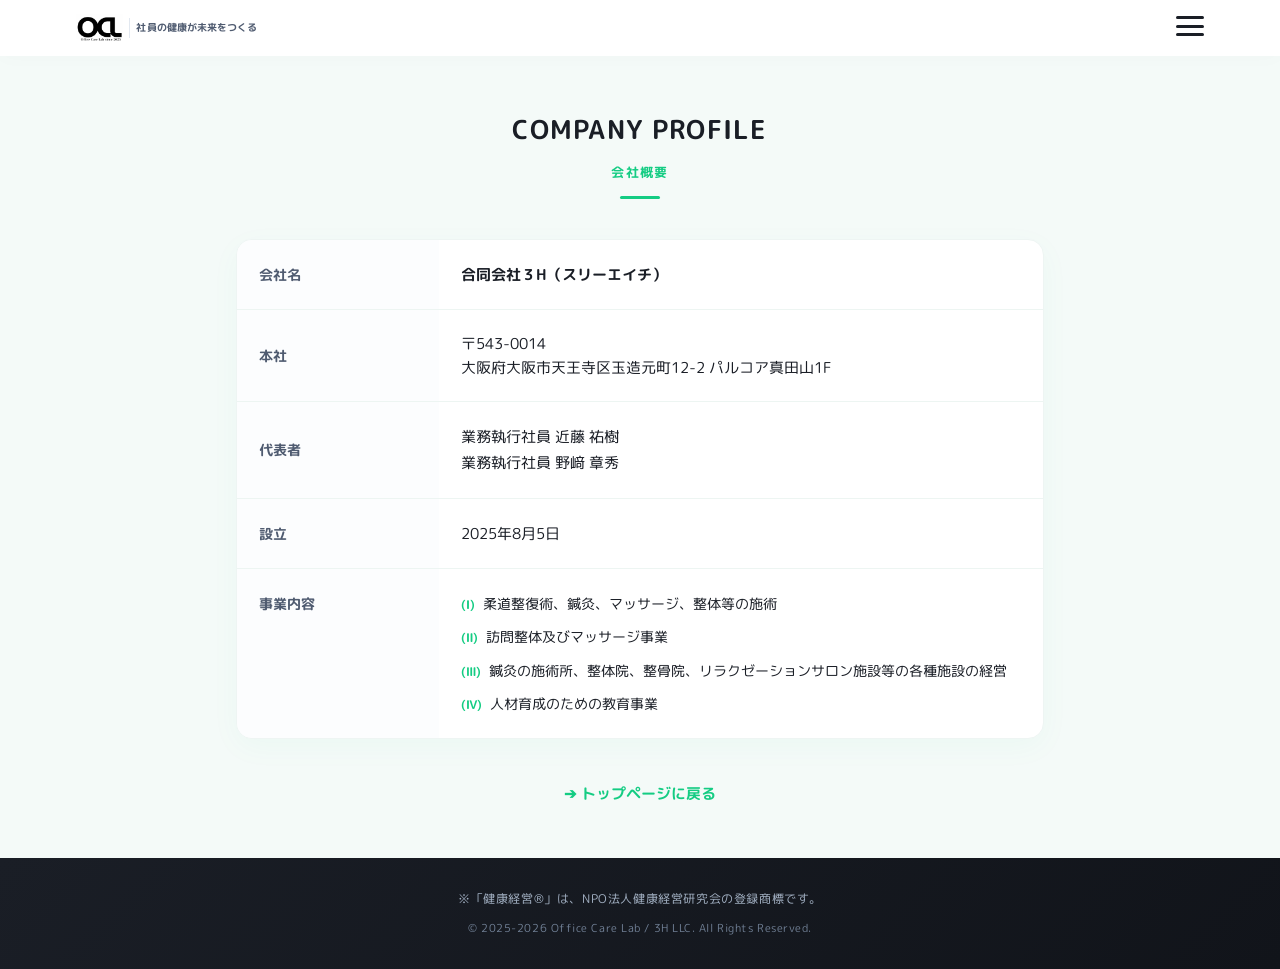
<file: company.html>
<!DOCTYPE html>
<html lang="ja">
<head>
    <meta charset="UTF-8">
    <meta name="viewport" content="width=device-width, initial-scale=1.0">
    <title>COMPANY PROFILE | 合同会社３H</title>
    <link rel="stylesheet" href="style.css">
    
    <link rel="preconnect" href="https://fonts.googleapis.com">
    <link rel="preconnect" href="https://fonts.gstatic.com" crossorigin>
    <link href="https://fonts.googleapis.com/css2?family=M+PLUS+Rounded+1c:wght@400;700&display=swap" rel="stylesheet">
    
    <link rel="icon" href="favicon.png" type="image/png">
    <link rel="apple-touch-icon" href="apple-touch-icon.png">
</head>
<body style="margin:0; padding:0; font-family: 'M PLUS Rounded 1c', sans-serif; background-color:#f4faf8;">

    <header style="background-color: #ffffff; box-shadow: 0 2px 20px rgba(0,0,0,0.02); position: sticky; top: 0; z-index: 9999; padding: 12px 0;">
        <div class="container header-container" style="display: flex; justify-content: space-between; align-items: center; flex-direction: row; position: relative; max-width: 1160px; margin: 0 auto; padding: 0 16px; box-sizing: border-box;">
            
            <div style="display: flex; align-items: center; gap: 6px;">
                <a href="index.html" style="display: block;">
                    <img src="top-logo.png" alt="Office Care Lab" style="height: 32px; width: auto; display: block;">
                </a>
                <div style="border-left: 1px solid #e2e8f0; padding-left: 6px; display: flex; flex-direction: column; justify-content: center; height: 20px;">
                    <span style="font-size: 9.5px; font-weight: bold; color: #4f5b70; letter-spacing: 0.01em; white-space: nowrap;">
                        社員の健康が未来をつくる
                    </span>
                </div>
            </div>
            
            <div style="position: relative; display: block; height: 24px;">
                <input type="checkbox" id="menu-toggle" class="menu-toggle-checkbox" style="display: none;">
                <label for="menu-toggle" class="menu-btn-label" style="display: flex; flex-direction: column; justify-content: space-between; width: 28px; height: 20px; cursor: pointer; z-index: 10001; position: relative;">
                    <span style="display: block; width: 100%; height: 3px; background-color: #1a1e26; border-radius: 2px; transition: all 0.3s ease;"></span>
                    <span style="display: block; width: 100%; height: 3px; background-color: #1a1e26; border-radius: 2px; transition: all 0.3s ease;"></span>
                    <span style="display: block; width: 100%; height: 3px; background-color: #1a1e26; border-radius: 2px; transition: all 0.3s ease;"></span>
                </label>
                
                <nav class="nav-menu" style="position: absolute; top: 40px; right: 0; background-color: #ffffff; border: 1px solid #dbf9ee; border-radius: 12px; box-shadow: 0 10px 35px rgba(20,204,131,0.18); padding: 24px 20px; width: 240px; z-index: 10000; box-sizing: border-box;">
                    <ul style="list-style: none; margin: 0; padding: 0; display: flex; flex-direction: column; gap: 16px;">
                        <li><a href="index.html#about" style="display: block; font-size: 15px; font-weight: bold; color: #4f5b70; text-decoration: none;">想い</a></li>
                        <li><a href="index.html#why-us" style="display: block; font-size: 15px; font-weight: bold; color: #4f5b70; text-decoration: none;">選ばれる理由</a></li>
                        <li><a href="index.html#value" style="display: block; font-size: 15px; font-weight: bold; color: #4f5b70; text-decoration: none;">提供価値</a></li>
                        <li><a href="index.html#price" style="display: block; font-size: 15px; font-weight: bold; color: #4f5b70; text-decoration: none;">費用について</a></li>
                        <li><a href="index.html#merit" style="display: block; font-size: 15px; font-weight: bold; color: #4f5b70; text-decoration: none;">認定メリット</a></li>
                        <li><a href="index.html#flow" style="display: block; font-size: 15px; font-weight: bold; color: #4f5b70; text-decoration: none;">導入の流れ</a></li>
                        <li><a href="company.html" style="display: block; font-size: 15px; font-weight: bold; color: #14cc83; text-decoration: none;">COMPANY PROFILE</a></li>
                        <li style="margin-top: 4px;">
                            <a href="index.html#contact" class="btn-nav" style="display: block; background-color: #14cc83; color: #ffffff; text-align: center; padding: 12px; border-radius: 8px; font-size: 15px; font-weight: bold; text-decoration: none;">お問い合わせ</a>
                        </li>
                    </ul>
                </nav>
            </div>
        </div>
    </header>

    <main style="max-width: 840px; margin: 50px auto; padding: 0 16px; box-sizing: border-box;">
        
        <div style="text-align: center; margin-bottom: 40px;">
            <h1 style="font-size: 26px; color: #1a1e26; margin: 0 0 8px 0; letter-spacing: 0.05em; font-weight: 700;">
                COMPANY PROFILE
            </h1>
            <p style="font-size: 13px; color: #14cc83; margin: 0; font-weight: bold; letter-spacing: 0.1em;">会社概要</p>
            <div style="width: 40px; height: 3px; background-color: #14cc83; margin: 12px auto 0 auto; border-radius: 2px;"></div>
        </div>

        <div style="background-color: #ffffff; border-radius: 16px; box-shadow: 0 8px 30px rgba(20,204,131,0.04); overflow: hidden; border: 1px solid #eef5f3;">
            <table style="width: 100%; border-collapse: collapse;">
                
                <tr style="border-bottom: 1px solid #edf5f2;">
                    <th style="width: 25%; text-align: left; padding: 22px; background-color: #fcfdfe; color: #4f5b70; font-size: 14px; font-weight: bold; white-space: nowrap;">会社名</th>
                    <td style="padding: 22px; color: #1a1e26; font-size: 14.5px; line-height: 1.6; font-weight: bold;">合同会社３H（スリーエイチ）</td>
                </tr>
                
                <tr style="border-bottom: 1px solid #edf5f2;">
                    <th style="text-align: left; padding: 22px; background-color: #fcfdfe; color: #4f5b70; font-size: 14px; font-weight: bold;">本社</th>
                    <td style="padding: 22px; color: #1a1e26; font-size: 14.5px; line-height: 1.6;">
                        〒543-0014<br>
                        大阪府大阪市天王寺区玉造元町12-2 パルコア真田山1F
                    </td>
                </tr>
                
                <tr style="border-bottom: 1px solid #edf5f2;">
                    <th style="text-align: left; padding: 22px; background-color: #fcfdfe; color: #4f5b70; font-size: 14px; font-weight: bold;">代表者</th>
                    <td style="padding: 22px; color: #1a1e26; font-size: 14.5px; line-height: 1.8;">
                        業務執行社員 近藤 祐樹<br>
                        業務執行社員 野﨑 章秀
                    </td>
                </tr>
                
                <tr style="border-bottom: 1px solid #edf5f2;">
                    <th style="text-align: left; padding: 22px; background-color: #fcfdfe; color: #4f5b70; font-size: 14px; font-weight: bold;">設立</th>
                    <td style="padding: 22px; color: #1a1e26; font-size: 14.5px; line-height: 1.6;">2025年8月5日</td>
                </tr>
                
                <tr>
                    <th style="text-align: left; padding: 22px; background-color: #fcfdfe; color: #4f5b70; font-size: 14px; font-weight: bold; vertical-align: top;">事業内容</th>
                    <td style="padding: 22px; color: #1a1e26; font-size: 14px; line-height: 1.8;">
                        <div style="margin-bottom: 8px;"><strong style="color: #14cc83; font-size: 12px; margin-right: 4px;">(Ⅰ)</strong> 柔道整復術、鍼灸、マッサージ、整体等の施術</div>
                        <div style="margin-bottom: 8px;"><strong style="color: #14cc83; font-size: 12px; margin-right: 4px;">(Ⅱ)</strong> 訪問整体及びマッサージ事業</div>
                        <div style="margin-bottom: 8px;"><strong style="color: #14cc83; font-size: 12px; margin-right: 4px;">(Ⅲ)</strong> 鍼灸の施術所、整体院、整骨院、リラクゼーションサロン施設等の各種施設の経営</div>
                        <div><strong style="color: #14cc83; font-size: 12px; margin-right: 4px;">(Ⅳ)</strong> 人材育成のための教育事業</div>
                    </td>
                </tr>
                
            </table>
        </div>
        
        <div style="text-align: center; margin-top: 40px;">
            <a href="index.html" style="color: #14cc83; text-decoration: none; font-weight: bold; font-size: 14.5px; transition: opacity 0.2s;">➔ トップページに戻る</a>
        </div>
    </main>

    <footer style="background-color: #1a1e26; padding: 30px 20px; text-align: center;">
        <p style="color: #a0aec0; font-size: 12px; margin: 0 0 10px 0; letter-spacing: 0.05em;">※「健康経営®」は、NPO法人健康経営研究会の登録商標です。</p>
        <p style="color: #718096; font-size: 11px; margin: 0; letter-spacing: 0.05em;">&copy; 2025-2026 Office Care Lab / 3H LLC. All Rights Reserved.</p>
    </footer>

</body>
</html>
</file>
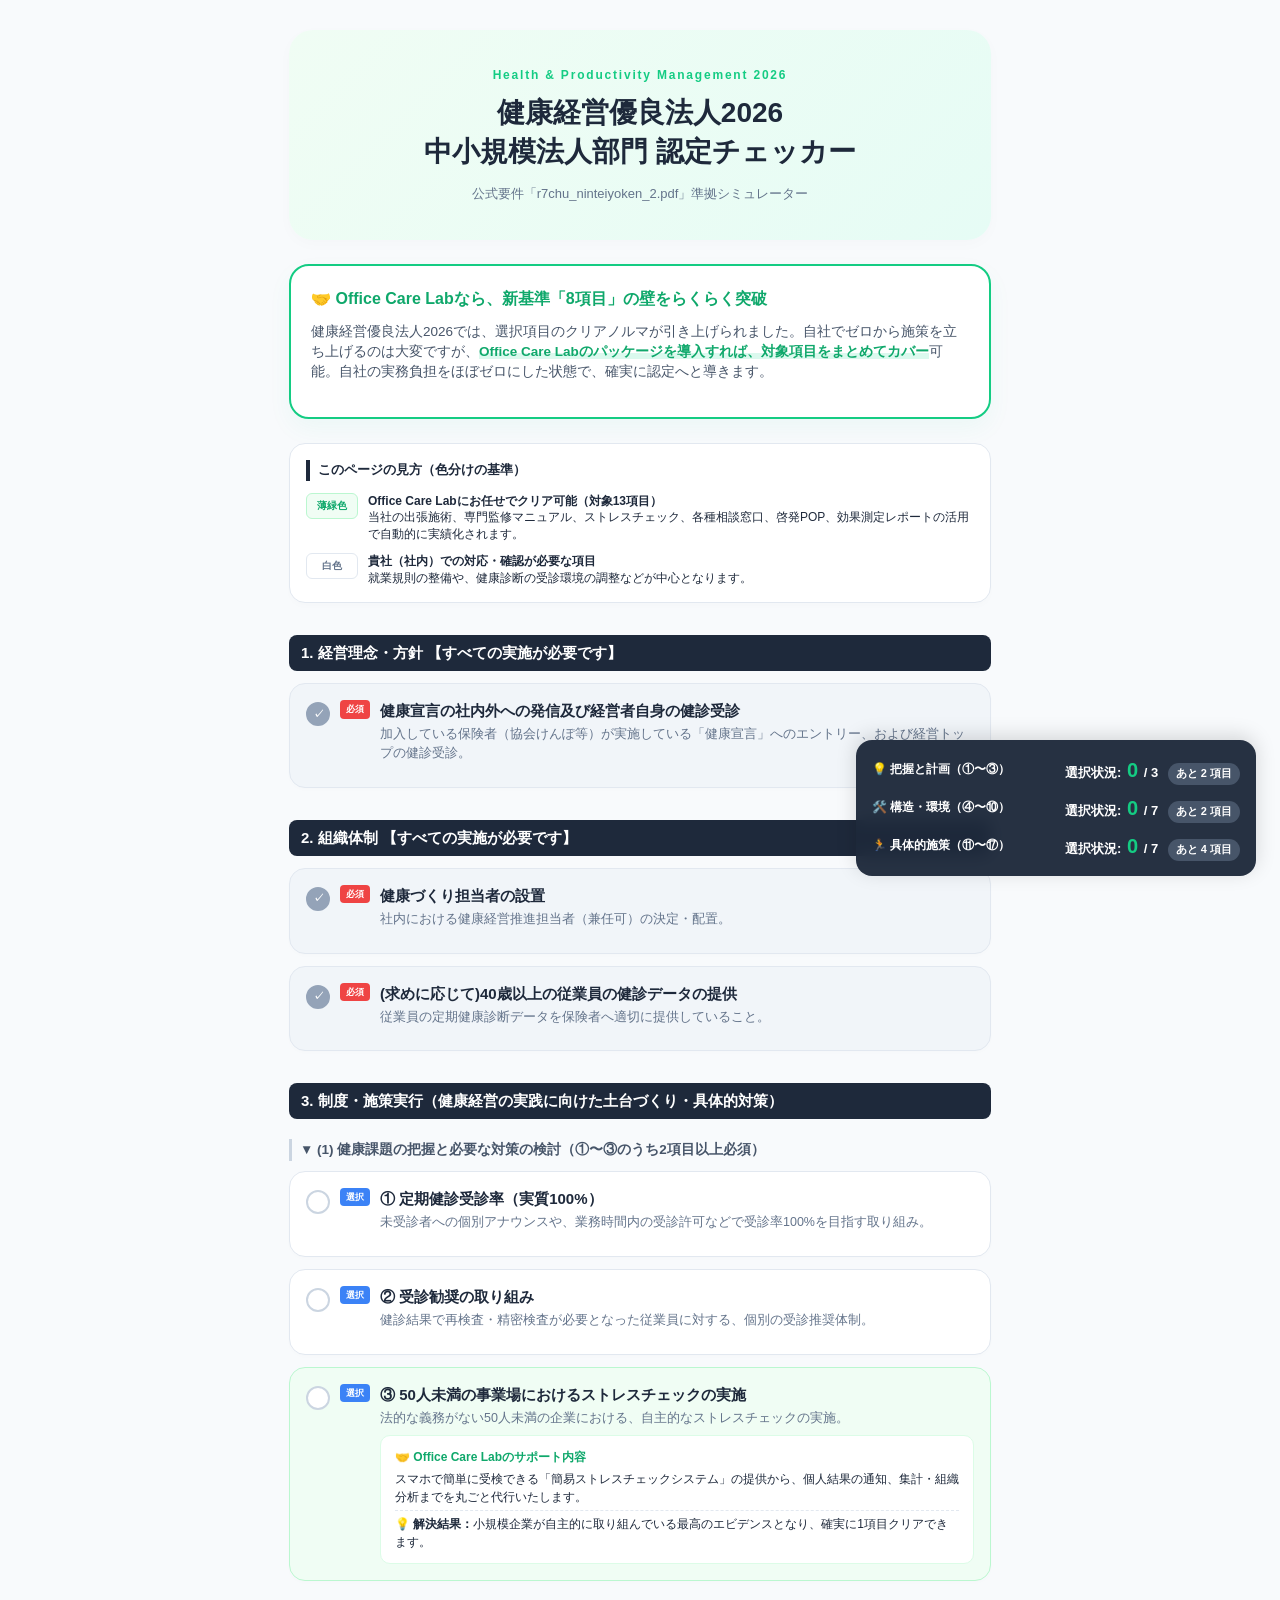
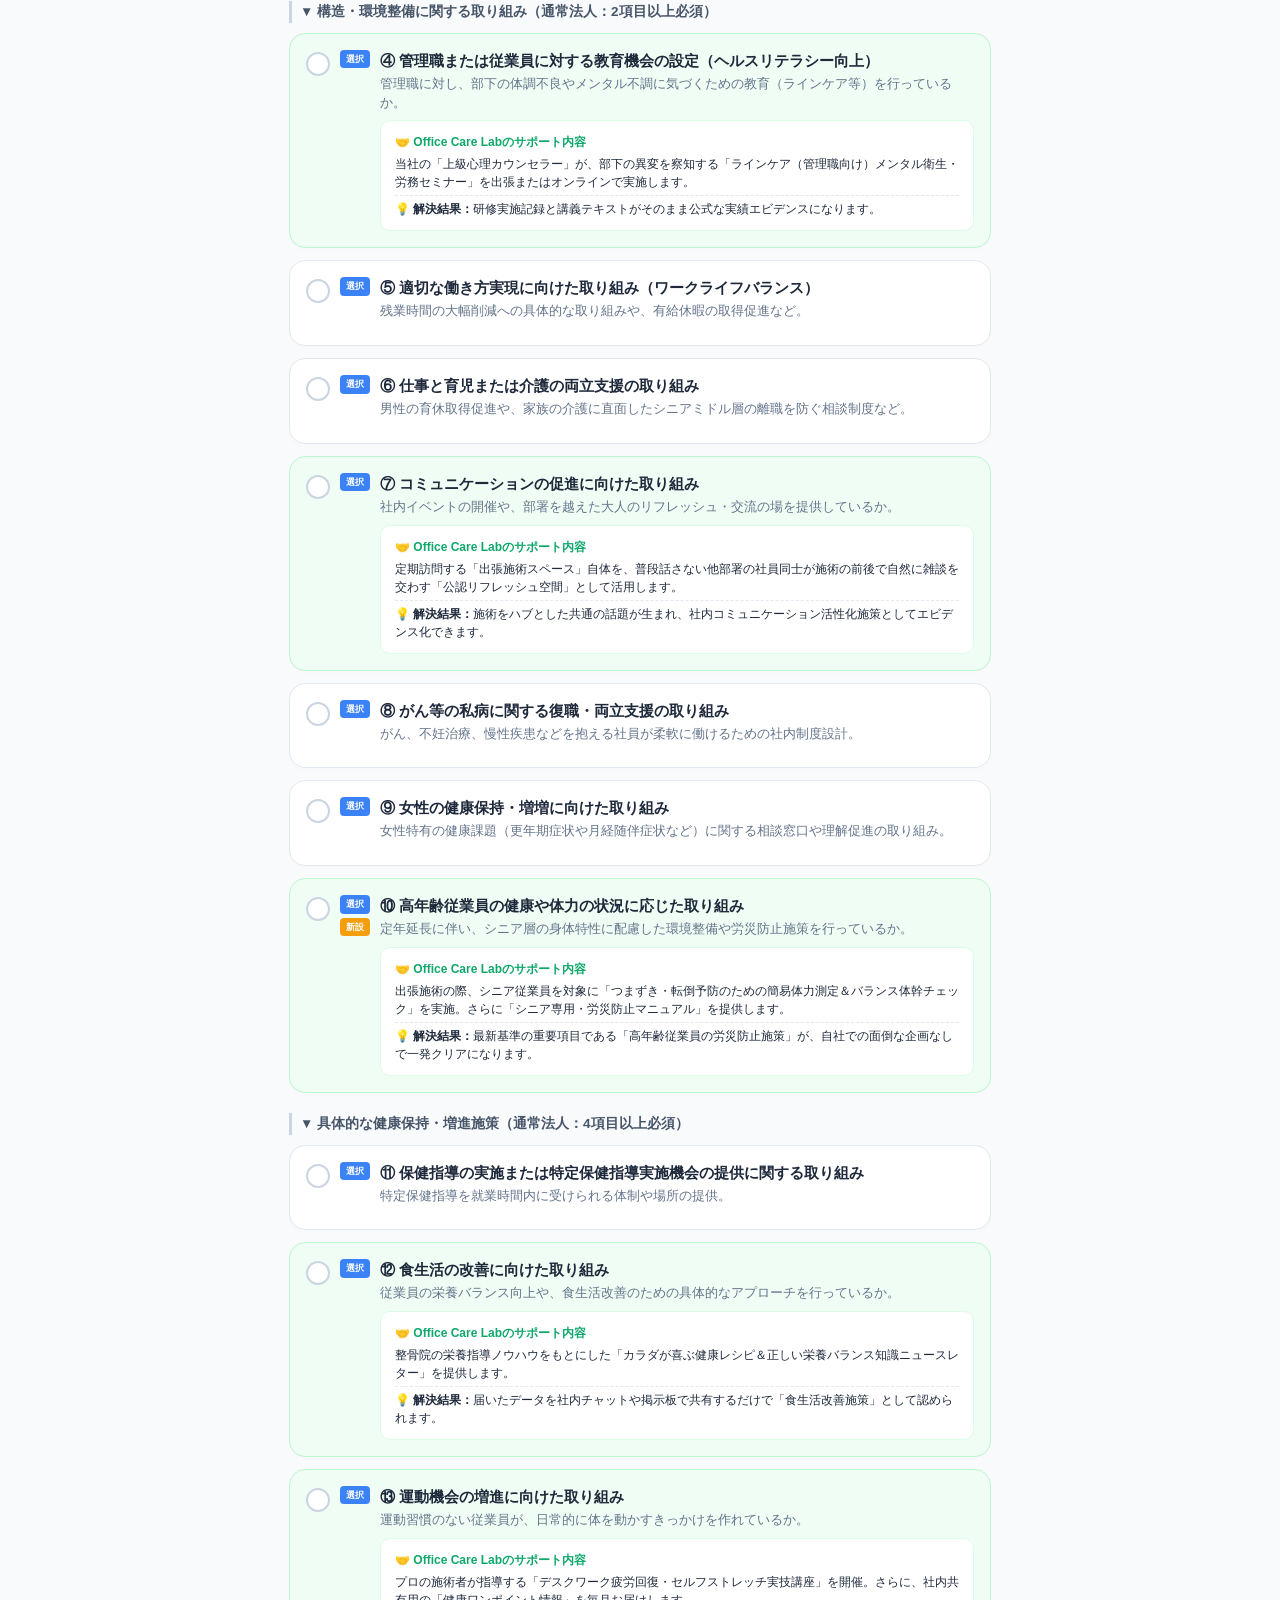
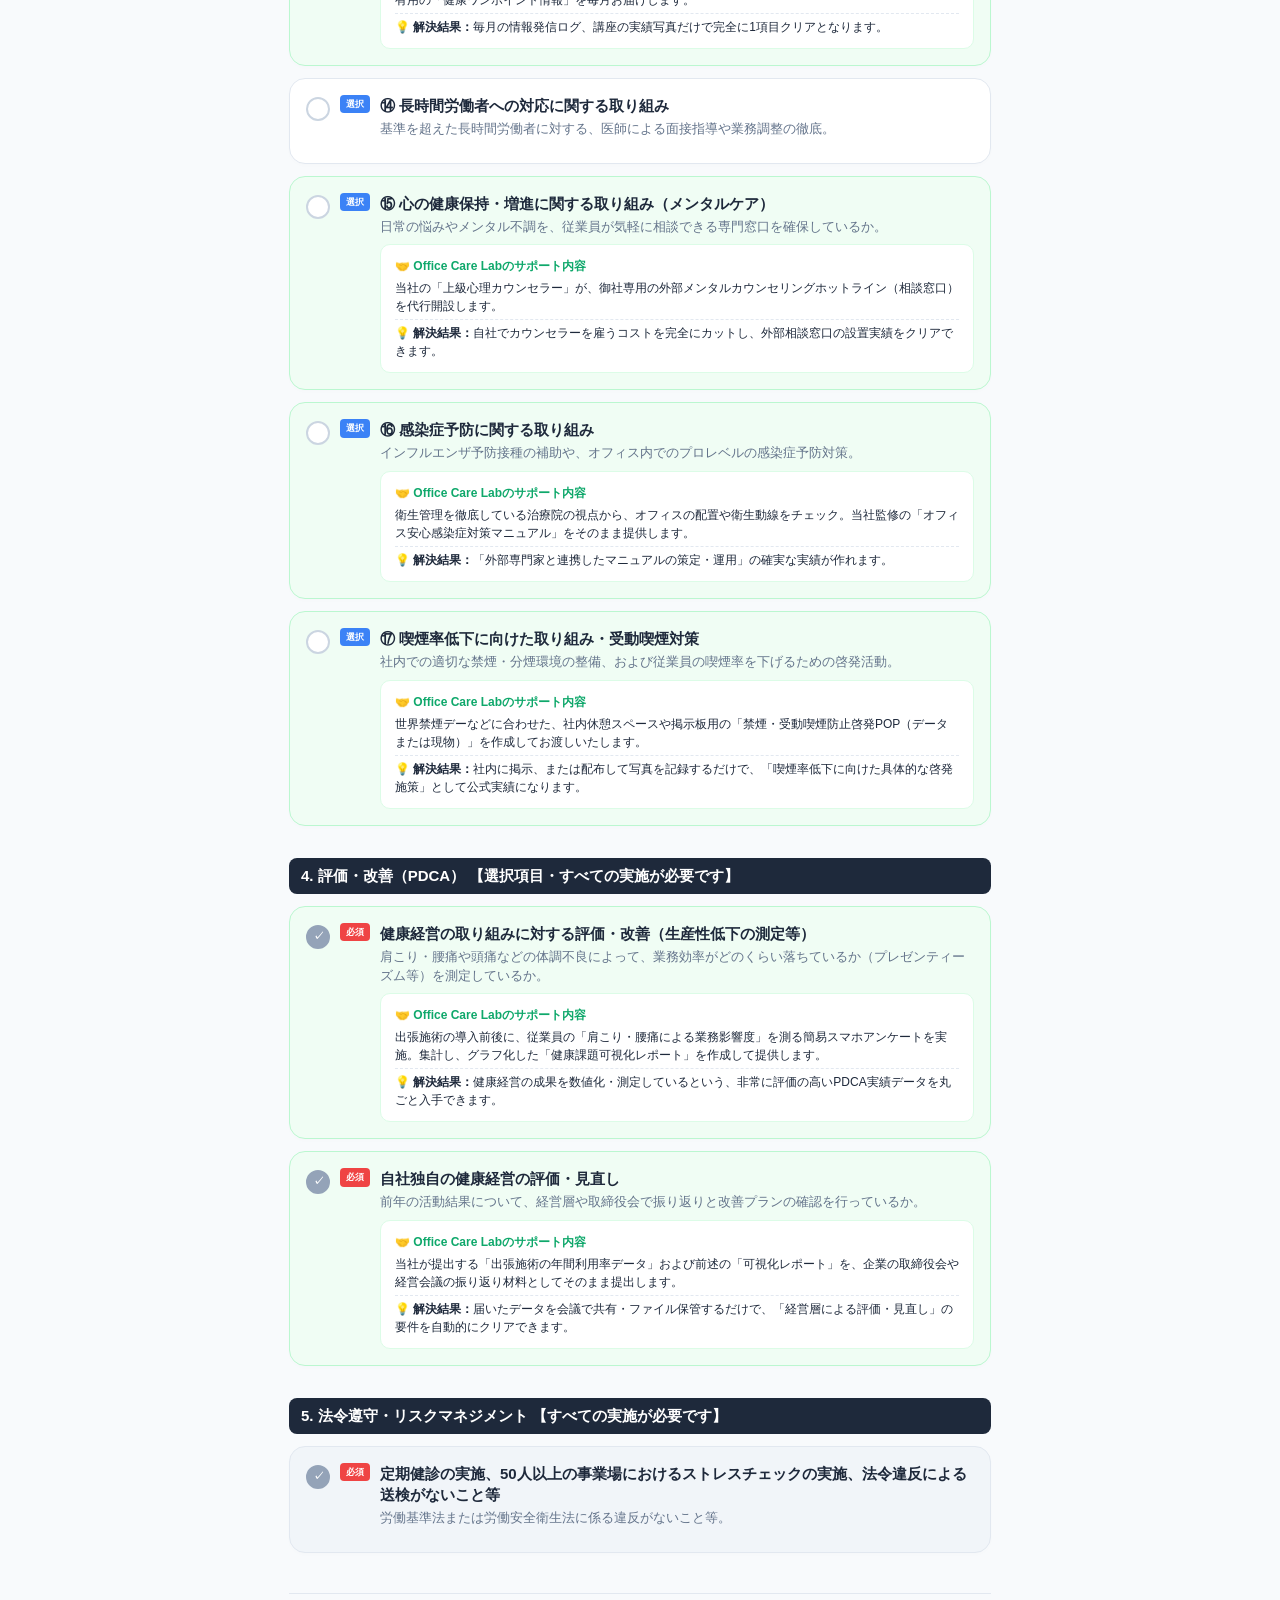
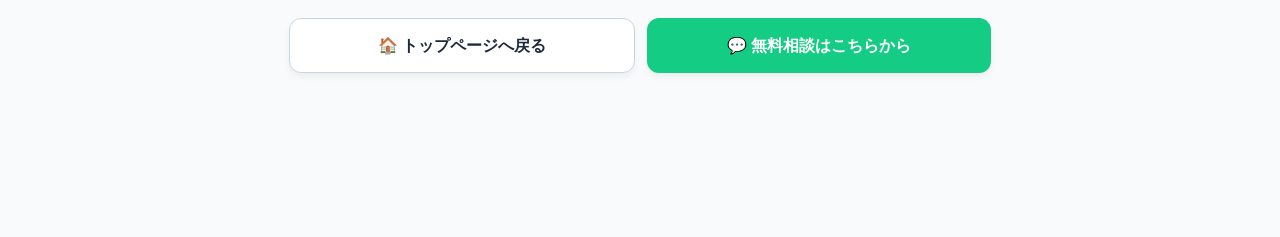
<file: kenko-keiei.html>
<!DOCTYPE html>
<html lang="ja">
<head>
    <meta charset="UTF-8">
    <meta name="viewport" content="width=device-width, initial-scale=1.0">
    <title>健康経営優良法人2026 認定取得サポート体制 | Office Care Lab</title>
    <style>
        /* 🎨 デザインシステム設定 */
        :root {
            --primary-color: #14cc83;      /* テーマ：ミントグリーン */
            --primary-light: #f0fdf4;     /* お任せ項目の背景 */
            --primary-border: #bbf7d0;    /* お任せ項目の枠線 */
            --dark-color: #1e293b;        /* 高級感のある濃いグレー */
            --text-muted: #64748b;        /* 補足用グレー */
            --bg-gray: #f8fafc;           /* 薄い背景グレー */
            --required-color: #ef4444;    /* 必須バッジ（赤） */
            --optional-color: #3b82f6;    /* 任意バッジ（青） */
            --new-color: #f59e0b;         /* 新設バッジ（オレンジ） */
        }

        body {
            font-family: 'Helvetica Neue', Arial, 'Hiragino Kaku Gothic ProN', 'Hiragino Sans', Meiryo, sans-serif;
            color: var(--dark-color);
            background-color: #f8fafc;
            margin: 0;
            padding: 0;
            line-height: 1.6;
            -webkit-tap-highlight-color: transparent;
        }

        .container {
            width: 100%;
            max-width: 750px;
            margin: 0 auto;
            padding: 20px 12px;
            box-sizing: border-box;
        }

        /* 🌅 ヘッダーデザイン */
        .page-header {
            text-align: center;
            padding: 36px 16px;
            background: linear-gradient(135deg, #f0fdf4 0%, #e6fcf5 100%);
            border-radius: 24px;
            margin-bottom: 24px;
            box-shadow: 0 4px 15px rgba(0,0,0,0.02);
        }
        .page-header .sub {
            font-size: 12px;
            color: var(--primary-color);
            font-weight: bold;
            letter-spacing: 0.15em;
            margin-bottom: 8px;
        }
        .page-header h1 {
            font-size: 22px;
            margin: 0 0 12px 0;
            font-weight: 800;
            line-height: 1.4;
        }
        .page-header p {
            font-size: 13px;
            color: var(--text-muted);
            margin: 0;
        }

        /* 📊 カウンター固定バー（画面下部に追従） */
        .counter-sticky-bar {
            position: fixed;
            bottom: 0;
            left: 0;
            width: 100%;
            background-color: rgba(30, 41, 59, 0.96);
            color: #ffffff;
            padding: 14px 16px;
            box-sizing: border-box;
            display: flex;
            flex-direction: column;
            gap: 6px;
            z-index: 1000;
            box-shadow: 0 -4px 20px rgba(0,0,0,0.15);
            backdrop-filter: blur(8px);
        }
        .counter-row {
            display: flex;
            justify-content: space-between;
            align-items: center;
        }
        .counter-title {
            font-size: 12px;
            font-weight: bold;
        }
        .counter-display {
            font-size: 13px;
            font-weight: bold;
        }
        .counter-number {
            font-size: 20px;
            color: var(--primary-color);
            font-weight: 900;
            margin: 0 2px;
            font-family: Arial, sans-serif;
        }
        .counter-number.achieved {
            color: #5eead4;
            text-shadow: 0 0 10px rgba(94,234,212,0.6);
        }
        .status-msg {
            font-size: 11px;
            background-color: #475569;
            padding: 2px 8px;
            border-radius: 20px;
            margin-left: 6px;
            display: inline-block;
        }
        .status-msg.clear {
            background-color: var(--primary-color);
            color: #1e293b;
            font-weight: bold;
        }

        /* 🤝 トップの訴求ボックス */
        .cta-premium-box {
            background-color: #ffffff;
            border: 2px solid var(--primary-color);
            border-radius: 20px;
            padding: 20px;
            margin-bottom: 24px;
            box-shadow: 0 10px 25px rgba(20,204,131,0.05);
        }
        .cta-premium-box h2 {
            font-size: 16px;
            color: #0fa86b;
            margin: 0 0 10px 0;
            font-weight: bold;
            display: flex;
            align-items: center;
            gap: 6px;
        }
        .cta-premium-box p {
            font-size: 13.5px;
            margin: 0 0 14px 0;
            color: #475569;
            line-height: 1.5;
        }
        .cta-premium-box .highlight-text {
            background: linear-gradient(transparent 60%, #dbf9ee 60%);
            font-weight: bold;
            color: #0fa86b;
        }

        /* 🗺️ カラーガイド凡例 */
        .legend-card {
            background-color: #ffffff;
            border-radius: 16px;
            padding: 16px;
            margin-bottom: 28px;
            border: 1px solid #e2e8f0;
            box-shadow: 0 4px 6px rgba(0,0,0,0.01);
        }
        .legend-title {
            font-size: 13px;
            font-weight: bold;
            color: var(--dark-color);
            margin-bottom: 12px;
            border-left: 4px solid var(--dark-color);
            padding-left: 8px;
        }
        .legend-row {
            display: flex;
            align-items: flex-start;
            gap: 10px;
            margin-bottom: 10px;
            font-size: 12px;
            line-height: 1.4;
        }
        .legend-row:last-child { margin-bottom: 0; }
        .legend-box {
            width: 50px;
            height: 24px;
            border-radius: 6px;
            flex-shrink: 0;
            display: flex;
            align-items: center;
            justify-content: center;
            font-weight: bold;
            font-size: 10px;
        }
        .legend-box.partner { background-color: var(--primary-light); border: 1px solid var(--primary-border); color: #0fa86b; }
        .legend-box.company { background-color: #ffffff; border: 1px solid #e2e8f0; color: var(--text-muted); }

        /* 🏷️ セクション・大見出し */
        .cat-title {
            font-size: 15px;
            font-weight: 800;
            padding: 6px 12px;
            background-color: var(--dark-color);
            color: #ffffff;
            border-radius: 8px;
            margin: 32px 0 12px 0;
            display: block;
        }
        .cat-sub-heading {
            font-size: 13.5px;
            font-weight: bold;
            color: #475569;
            margin: 20px 0 10px 0;
            padding-left: 8px;
            border-left: 3px solid #cbd5e1;
        }

        /* 📝 リスト構造（カードスタイル） */
        .list-container {
            display: flex;
            flex-direction: column;
            gap: 12px;
        }
        
        .task-card {
            display: flex;
            align-items: flex-start;
            gap: 10px;
            padding: 16px;
            background-color: #ffffff;
            border: 1px solid #e2e8f0;
            border-radius: 16px;
            box-shadow: 0 2px 4px rgba(0,0,0,0.01);
            cursor: pointer;
            transition: all 0.2s;
            position: relative;
        }
        
        /* 🟢 ミントグリーン表示（当社にお任せ項目） */
        .task-card.partner-clear {
            background-color: var(--primary-light);
            border-color: var(--primary-border);
        }

        /* 👑 JavaScriptでクラス付与してスタイルを変更 */
        .task-card.is-checked {
            border-color: var(--primary-color) !important;
            box-shadow: 0 4px 12px rgba(20,204,131,0.08) !important;
            background-color: #e6fcf5 !important;
        }

        /* バッジエリア */
        .badge-container {
            display: flex;
            flex-direction: column;
            gap: 4px;
            flex-shrink: 0;
        }
        .status-badge {
            font-size: 9px;
            font-weight: bold;
            padding: 2px 6px;
            border-radius: 4px;
            color: #ffffff;
            text-align: center;
            white-space: nowrap;
        }
        .status-badge.required { background-color: var(--required-color); }
        .status-badge.optional { background-color: var(--optional-color); }
        .status-badge.new { background-color: var(--new-color); }

        /* テキスト表示領域 */
        .task-content {
            flex: 1;
        }
        .task-name {
            font-size: 14px;
            font-weight: bold;
            margin-bottom: 4px;
            line-height: 1.4;
        }
        .task-desc {
            font-size: 12px;
            color: var(--text-muted);
            margin: 0 0 8px 0;
            line-height: 1.5;
        }
        
        /* 🛠️ サポート・解決策の構造化ブロック */
        .solution-box {
            background-color: #ffffff;
            border-radius: 10px;
            padding: 10px 12px;
            margin-top: 8px;
            border: 1px solid #dcfce7;
            font-size: 11.5px;
            line-height: 1.5;
        }
        .solution-box .sol-title {
            color: #0fa86b;
            font-weight: bold;
            margin-bottom: 4px;
            display: flex;
            align-items: center;
            gap: 4px;
        }
        .solution-box .sol-result {
            color: var(--dark-color);
            margin-top: 4px;
            padding-top: 4px;
            border-top: 1px dashed #e2e8f0;
        }

        /* カスタムチェックマークアイコン */
        .circle-check {
            width: 20px;
            height: 20px;
            border: 2px solid #cbd5e1;
            border-radius: 50%;
            display: flex;
            align-items: center;
            justify-content: center;
            background-color: #ffffff;
            flex-shrink: 0;
            font-size: 11px;
            color: transparent;
            font-weight: bold;
            transition: all 0.15s;
            margin-top: 2px;
        }
        /* チェックON時のインジケーター変化 */
        .task-card.is-checked .circle-check {
            background-color: var(--primary-color);
            border-color: var(--primary-color);
            color: #ffffff;
        }

        /* 🚪 フッター・アクションボタンエリア */
        .footer-action-area {
            margin-top: 40px;
            padding: 24px 0;
            border-top: 1px solid #e2e8f0;
            display: flex;
            flex-direction: column;
            gap: 12px;
        }
        .btn-base {
            display: flex;
            align-items: center;
            justify-content: center;
            font-weight: bold;
            font-size: 15px;
            padding: 14px 20px;
            border-radius: 12px;
            text-decoration: none;
            transition: all 0.2s;
            box-sizing: border-box;
            box-shadow: 0 4px 6px rgba(0,0,0,0.05);
        }
        /* 無料相談ボタン（メイン・目立つ緑） */
        .btn-consultation {
            background-color: var(--primary-color);
            color: #ffffff;
            border: none;
        }
        .btn-consultation:hover {
            background-color: #0fa86b;
            transform: translateY(-1px);
        }
        /* トップページに戻るボタン（サブ・落ち着いたグレー） */
        .btn-back-top {
            background-color: #ffffff;
            color: var(--dark-color);
            border: 1px solid #cbd5e1;
        }
        .btn-back-top:hover {
            background-color: #f1f5f9;
            transform: translateY(-1px);
        }

        /* カウンターバーに隠れないための余白 */
        .padding-bottom-space {
            height: 110px;
        }

        /* 💻 PC閲覧用のレイアウト調整 */
        @media (min-width: 768px) {
            .container { padding: 30px 24px; }
            .page-header h1 { font-size: 28px; }
            .task-name { font-size: 15px; }
            .task-desc { font-size: 12.5px; }
            .solution-box { font-size: 12px; padding: 12px 14px; }
            .footer-action-area { flex-direction: row-reverse; }
            .footer-action-area .btn-base { flex: 1; font-size: 16px; }
            .counter-sticky-bar {
                max-width: 400px;
                left: auto;
                right: 24px;
                bottom: 24px;
                border-radius: 16px;
            }
        }
    </style>
</head>
<body>

<div class="container">

    <!-- 🌅 ヘッダー -->
    <div class="page-header">
        <div class="sub">Health & Productivity Management 2026</div>
        <h1>健康経営優良法人2026<br>中小規模法人部門 認定チェッカー</h1>
        <p>公式要件「r7chu_ninteiyoken_2.pdf」準拠シミュレーター</p>
    </div>

    <!-- 🤝 プレミアム訴求 -->
    <div class="cta-premium-box">
        <h2>🤝 Office Care Labなら、新基準「8項目」の壁をらくらく突破</h2>
        <p>健康経営優良法人2026では、選択項目のクリアノルマが引き上げられました。自社でゼロから施策を立ち上げるのは大変ですが、<span class="highlight-text">Office Care Labのパッケージを導入すれば、対象項目をまとめてカバー</span>可能。自社の実務負担をほぼゼロにした状態で、確実に認定へと導きます。</p>
    </div>

    <!-- 🗺️ カラーガイド凡例 -->
    <div class="legend-card">
        <div class="legend-title">このページの見方（色分けの基準）</div>
        <div class="legend-row">
            <div class="legend-box partner">薄緑色</div>
            <div><b>Office Care Labにお任せでクリア可能（対象13項目）</b><br>当社の出張施術、専門監修マニュアル、ストレスチェック、各種相談窓口、啓発POP、効果測定レポートの活用で自動的に実績化されます。</div>
        </div>
        <div class="legend-row">
            <div class="legend-box company" style="background-color: #fff;">白色</div>
            <div><b>貴社（社内）での対応・確認が必要な項目</b><br>就業規則の整備や、健康診断の受診環境の調整などが中心となります。</div>
        </div>
    </div>

    <!-- ==================== 1. 経営理念・方針 ==================== -->
    <div class="cat-title">1. 経営理念・方針 【すべての実施が必要です】</div>
    <div class="list-container">
        <div class="task-card" style="background-color: #f1f5f9; cursor: not-allowed;">
            <div class="circle-check" style="background-color: #94a3b8; border-color: #94a3b8; color: white;">✓</div>
            <div class="badge-container"><span class="status-badge required">必須</span></div>
            <div class="task-content">
                <div class="task-name">健康宣言の社内外への発信及び経営者自身の健診受診</div>
                <p class="task-desc">加入している保険者（協会けんぽ等）が実施している「健康宣言」へのエントリー、および経営トップの健診受診。</p>
            </div>
        </div>
    </div>

    <!-- ==================== 2. 組織体制 ==================== -->
    <div class="cat-title">2. 組織体制 【すべての実施が必要です】</div>
    <div class="list-container">
        <div class="task-card" style="background-color: #f1f5f9; cursor: not-allowed;">
            <div class="circle-check" style="background-color: #94a3b8; border-color: #94a3b8; color: white;">✓</div>
            <div class="badge-container"><span class="status-badge required">必須</span></div>
            <div class="task-content">
                <div class="task-name">健康づくり担当者の設置</div>
                <p class="task-desc">社内における健康経営推進担当者（兼任可）の決定・配置。</p>
            </div>
        </div>
        <div class="task-card" style="background-color: #f1f5f9; cursor: not-allowed;">
            <div class="circle-check" style="background-color: #94a3b8; border-color: #94a3b8; color: white;">✓</div>
            <div class="badge-container"><span class="status-badge required">必須</span></div>
            <div class="task-content">
                <div class="task-name">(求めに応じて)40歳以上の従業員の健診データの提供</div>
                <p class="task-desc">従業員の定期健康診断データを保険者へ適切に提供していること。</p>
            </div>
        </div>
    </div>

    <!-- ==================== 3. 制度・施策実行 ==================== -->
    <div class="cat-title">3. 制度・施策実行（健康経営の実践に向けた土台づくり・具体的対策）</div>
    
    <!-- (1) 健康課題の把握と必要な対策の検討 -->
    <div class="cat-sub-heading">▼ (1) 健康課題の把握と必要な対策の検討（①〜③のうち2項目以上必須）</div>
    <div class="list-container">
        <div class="task-card code-item-group1">
            <div class="circle-check">✓</div>
            <div class="badge-container"><span class="status-badge optional">選択</span></div>
            <div class="task-content">
                <div class="task-name">① 定期健診受診率（実質100%）</div>
                <p class="task-desc">未受診者への個別アナウンスや、業務時間内の受診許可などで受診率100%を目指す取り組み。</p>
            </div>
        </div>

        <div class="task-card code-item-group1">
            <div class="circle-check">✓</div>
            <div class="badge-container"><span class="status-badge optional">選択</span></div>
            <div class="task-content">
                <div class="task-name">② 受診勧奨の取り組み</div>
                <p class="task-desc">健診結果で再検査・精密検査が必要となった従業員に対する、個別の受診推奨体制。</p>
            </div>
        </div>

        <!-- 🟢 お任せ項目 -->
        <div class="task-card partner-clear code-item-group1">
            <div class="circle-check">✓</div>
            <div class="badge-container"><span class="status-badge optional">選択</span></div>
            <div class="task-content">
                <div class="task-name">③ 50人未満の事業場におけるストレスチェックの実施</div>
                <p class="task-desc">法的な義務がない50人未満の企業における、自主的なストレスチェックの実施。</p>
                <div class="solution-box">
                    <div class="sol-title">🤝 Office Care Labのサポート内容</div>
                    <div>スマホで簡単に受検できる「簡易ストレスチェックシステム」の提供から、個人結果の通知、集計・組織分析までを丸ごと代行いたします。</div>
                    <div class="sol-result"><b>💡 解決結果：</b>小規模企業が自主的に取り組んでいる最高のエビデンスとなり、確実に1項目クリアできます。</div>
                </div>
            </div>
        </div>
    </div>

    <!-- (2) 構造・環境（④〜⑩） -->
    <div class="cat-sub-heading">▼ 構造・環境整備に関する取り組み（通常法人：2項目以上必須）</div>
    <div class="list-container">
        <!-- 🟢 お任せ項目 -->
        <div class="task-card partner-clear code-item-group2">
            <div class="circle-check">✓</div>
            <div class="badge-container"><span class="status-badge optional">選択</span></div>
            <div class="task-content">
                <div class="task-name">④ 管理職または従業員に対する教育機会の設定（ヘルスリテラシー向上）</div>
                <p class="task-desc">管理職に対し、部下の体調不良やメンタル不調に気づくための教育（ラインケア等）を行っているか。</p>
                <div class="solution-box">
                    <div class="sol-title">🤝 Office Care Labのサポート内容</div>
                    <div>当社の「上級心理カウンセラー」が、部下の異変を察知する「ラインケア（管理職向け）メンタル衛生・労務セミナー」を出張またはオンラインで実施します。</div>
                    <div class="sol-result"><b>💡 解決結果：</b>研修実施記録と講義テキストがそのまま公式な実績エビデンスになります。</div>
                </div>
            </div>
        </div>

        <div class="task-card code-item-group2">
            <div class="circle-check">✓</div>
            <div class="badge-container"><span class="status-badge optional">選択</span></div>
            <div class="task-content">
                <div class="task-name">⑤ 適切な働き方実現に向けた取り組み（ワークライフバランス）</div>
                <p class="task-desc">残業時間の大幅削減への具体的な取り組みや、有給休暇の取得促進など。</p>
            </div>
        </div>

        <div class="task-card code-item-group2">
            <div class="circle-check">✓</div>
            <div class="badge-container"><span class="status-badge optional">選択</span></div>
            <div class="task-content">
                <div class="task-name">⑥ 仕事と育児または介護の両立支援の取り組み</div>
                <p class="task-desc">男性の育休取得促進や、家族の介護に直面したシニアミドル層の離職を防ぐ相談制度など。</p>
            </div>
        </div>

        <!-- 🟢 お任せ項目 -->
        <div class="task-card partner-clear code-item-group2">
            <div class="circle-check">✓</div>
            <div class="badge-container"><span class="status-badge optional">選択</span></div>
            <div class="task-content">
                <div class="task-name">⑦ コミュニケーションの促進に向けた取り組み</div>
                <p class="task-desc">社内イベントの開催や、部署を越えた大人のリフレッシュ・交流の場を提供しているか。</p>
                <div class="solution-box">
                    <div class="sol-title">🤝 Office Care Labのサポート内容</div>
                    <div>定期訪問する「出張施術スペース」自体を、普段話さない他部署の社員同士が施術の前後で自然に雑談を交わす「公認リフレッシュ空間」として活用します。</div>
                    <div class="sol-result"><b>💡 解決結果：</b>施術をハブとした共通の話題が生まれ、社内コミュニケーション活性化施策としてエビデンス化できます。</div>
                </div>
            </div>
        </div>

        <div class="task-card code-item-group2">
            <div class="circle-check">✓</div>
            <div class="badge-container"><span class="status-badge optional">選択</span></div>
            <div class="task-content">
                <div class="task-name">⑧ がん等の私病に関する復職・両立支援の取り組み</div>
                <p class="task-desc">がん、不妊治療、慢性疾患などを抱える社員が柔軟に働けるための社内制度設計。</p>
            </div>
        </div>

        <div class="task-card code-item-group2">
            <div class="circle-check">✓</div>
            <div class="badge-container"><span class="status-badge optional">選択</span></div>
            <div class="task-content">
                <div class="task-name">⑨ 女性の健康保持・増増に向けた取り組み</div>
                <p class="task-desc">女性特有の健康課題（更年期症状や月経随伴症状など）に関する相談窓口や理解促進の取り組み。</p>
            </div>
        </div>

        <!-- 🟢 お任せ項目 -->
        <div class="task-card partner-clear code-item-group2">
            <div class="circle-check">✓</div>
            <div class="badge-container"><span class="status-badge optional">選択</span><span class="status-badge new">新設</span></div>
            <div class="task-content">
                <div class="task-name">⑩ 高年齢従業員の健康や体力の状況に応じた取り組み</div>
                <p class="task-desc">定年延長に伴い、シニア層の身体特性に配慮した環境整備や労災防止施策を行っているか。</p>
                <div class="solution-box">
                    <div class="sol-title">🤝 Office Care Labのサポート内容</div>
                    <div>出張施術の際、シニア従業員を対象に「つまずき・転倒予防のための簡易体力測定＆バランス体幹チェック」を実施。さらに「シニア専用・労災防止マニュアル」を提供します。</div>
                    <div class="sol-result"><b>💡 解決結果：</b>最新基準の重要項目である「高年齢従業員の労災防止施策」が、自社での面倒な企画なしで一発クリアになります。</div>
                </div>
            </div>
        </div>
    </div>

    <!-- (3) 具体的対策（⑪〜⑰） -->
    <div class="cat-sub-heading">▼ 具体的な健康保持・増進施策（通常法人：4項目以上必須）</div>
    <div class="list-container">
        <div class="task-card code-item-group3">
            <div class="circle-check">✓</div>
            <div class="badge-container"><span class="status-badge optional">選択</span></div>
            <div class="task-content">
                <div class="task-name">⑪ 保健指導の実施または特定保健指導実施機会の提供に関する取り組み</div>
                <p class="task-desc">特定保健指導を就業時間内に受けられる体制や場所の提供。</p>
            </div>
        </div>

        <!-- 🟢 お任せ項目 -->
        <div class="task-card partner-clear code-item-group3">
            <div class="circle-check">✓</div>
            <div class="badge-container"><span class="status-badge optional">選択</span></div>
            <div class="task-content">
                <div class="task-name">⑫ 食生活の改善に向けた取り組み</div>
                <p class="task-desc">従業員の栄養バランス向上や、食生活改善のための具体的なアプローチを行っているか。</p>
                <div class="solution-box">
                    <div class="sol-title">🤝 Office Care Labのサポート内容</div>
                    <div>整骨院の栄養指導ノウハウをもとにした「カラダが喜ぶ健康レシピ＆正しい栄養バランス知識ニュースレター」を提供します。</div>
                    <div class="sol-result"><b>💡 解決結果：</b>届いたデータを社内チャットや掲示板で共有するだけで「食生活改善施策」として認められます。</div>
                </div>
            </div>
        </div>

        <!-- 🟢 お任せ項目 -->
        <div class="task-card partner-clear code-item-group3">
            <div class="circle-check">✓</div>
            <div class="badge-container"><span class="status-badge optional">選択</span></div>
            <div class="task-content">
                <div class="task-name">⑬ 運動機会の増進に向けた取り組み</div>
                <p class="task-desc">運動習慣のない従業員が、日常的に体を動かすきっかけを作れているか。</p>
                <div class="solution-box">
                    <div class="sol-title">🤝 Office Care Labのサポート内容</div>
                    <div>プロの施術者が指導する「デスクワーク疲労回復・セルフストレッチ実技講座」を開催。さらに、社内共有用の「健康ワンポイント情報」を毎月お届けします。</div>
                    <div class="sol-result"><b>💡 解決結果：</b>毎月の情報発信ログ、講座の実績写真だけで完全に1項目クリアとなります。</div>
                </div>
            </div>
        </div>

        <div class="task-card code-item-group3">
            <div class="circle-check">✓</div>
            <div class="badge-container"><span class="status-badge optional">選択</span></div>
            <div class="task-content">
                <div class="task-name">⑭ 長時間労働者への対応に関する取り組み</div>
                <p class="task-desc">基準を超えた長時間労働者に対する、医師による面接指導や業務調整の徹底。</p>
            </div>
        </div>

        <!-- 🟢 お任せ項目 -->
        <div class="task-card partner-clear code-item-group3">
            <div class="circle-check">✓</div>
            <div class="badge-container"><span class="status-badge optional">選択</span></div>
            <div class="task-content">
                <div class="task-name">⑮ 心の健康保持・増進に関する取り組み（メンタルケア）</div>
                <p class="task-desc">日常の悩みやメンタル不調を、従業員が気軽に相談できる専門窓口を確保しているか。</p>
                <div class="solution-box">
                    <div class="sol-title">🤝 Office Care Labのサポート内容</div>
                    <div>当社の「上級心理カウンセラー」が、御社専用の外部メンタルカウンセリングホットライン（相談窓口）を代行開設します。</div>
                    <div class="sol-result"><b>💡 解決結果：</b>自社でカウンセラーを雇うコストを完全にカットし、外部相談窓口の設置実績をクリアできます。</div>
                </div>
            </div>
        </div>

        <!-- 🟢 お任せ項目 -->
        <div class="task-card partner-clear code-item-group3">
            <div class="circle-check">✓</div>
            <div class="badge-container"><span class="status-badge optional">選択</span></div>
            <div class="task-content">
                <div class="task-name">⑯ 感染症予防に関する取り組み</div>
                <p class="task-desc">インフルエンザ予防接種の補助や、オフィス内でのプロレベルの感染症予防対策。</p>
                <div class="solution-box">
                    <div class="sol-title">🤝 Office Care Labのサポート内容</div>
                    <div>衛生管理を徹底している治療院の視点から、オフィスの配置や衛生動線をチェック。当社監修の「オフィス安心感染症対策マニュアル」をそのまま提供します。</div>
                    <div class="sol-result"><b>💡 解決結果：</b>「外部専門家と連携したマニュアルの策定・運用」の確実な実績が作れます。</div>
                </div>
            </div>
        </div>

        <!-- 🟢 お任せ項目（白色から薄緑色へ変更） -->
        <div class="task-card partner-clear code-item-group3">
            <div class="circle-check">✓</div>
            <div class="badge-container"><span class="status-badge optional">選択</span></div>
            <div class="task-content">
                <div class="task-name">⑰ 喫煙率低下に向けた取り組み・受動喫煙対策</div>
                <p class="task-desc">社内での適切な禁煙・分煙環境の整備、および従業員の喫煙率を下げるための啓発活動。</p>
                <div class="solution-box">
                    <div class="sol-title">🤝 Office Care Labのサポート内容</div>
                    <div>世界禁煙デーなどに合わせた、社内休憩スペースや掲示板用の「禁煙・受動喫煙防止啓発POP（データまたは現物）」を作成してお渡しいたします。</div>
                    <div class="sol-result"><b>💡 解決結果：</b>社内に掲示、または配布して写真を記録するだけで、「喫煙率低下に向けた具体的な啓発施策」として公式実績になります。</div>
                </div>
            </div>
        </div>
    </div>

    <!-- ==================== 4. 評価・改善 ==================== -->
    <div class="cat-title">4. 評価・改善（PDCA） 【選択項目・すべての実施が必要です】</div>
    <div class="list-container">
        <!-- 🟢 お任せ項目 -->
        <div class="task-card partner-clear" style="cursor: not-allowed;">
            <div class="circle-check" style="background-color: #94a3b8; border-color: #94a3b8; color: white;">✓</div>
            <div class="badge-container"><span class="status-badge required">必須</span></div>
            <div class="task-content">
                <div class="task-name">健康経営の取り組みに対する評価・改善（生産性低下の測定等）</div>
                <p class="task-desc">肩こり・腰痛や頭痛などの体調不良によって、業務効率がどのくらい落ちているか（プレゼンティーズム等）を測定しているか。</p>
                <div class="solution-box">
                    <div class="sol-title">🤝 Office Care Labのサポート内容</div>
                    <div>出張施術の導入前後に、従業員の「肩こり・腰痛による業務影響度」を測る簡易スマホアンケートを実施。集計し、グラフ化した「健康課題可視化レポート」を作成して提供します。</div>
                    <div class="sol-result"><b>💡 解決結果：</b>健康経営の成果を数値化・測定しているという、非常に評価の高いPDCA実績データを丸ごと入手できます。</div>
                </div>
            </div>
        </div>
        <div class="task-card partner-clear" style="cursor: not-allowed;">
            <div class="circle-check" style="background-color: #94a3b8; border-color: #94a3b8; color: white;">✓</div>
            <div class="badge-container"><span class="status-badge required">必須</span></div>
            <div class="task-content">
                <div class="task-name">自社独自の健康経営の評価・見直し</div>
                <p class="task-desc">前年の活動結果について、経営層や取締役会で振り返りと改善プランの確認を行っているか。</p>
                <div class="solution-box">
                    <div class="sol-title">🤝 Office Care Labのサポート内容</div>
                    <div>当社が提出する「出張施術の年間利用率データ」および前述の「可視化レポート」を、企業の取締役会や経営会議の振り返り材料としてそのまま提出します。</div>
                    <div class="sol-result"><b>💡 解決結果：</b>届いたデータを会議で共有・ファイル保管するだけで、「経営層による評価・見直し」の要件を自動的にクリアできます。</div>
                </div>
            </div>
        </div>
    </div>

    <!-- ==================== 5. 法令遵守・リスクマネジメント ==================== -->
    <div class="cat-title">5. 法令遵守・リスクマネジメント 【すべての実施が必要です】</div>
    <div class="list-container">
        <div class="task-card" style="background-color: #f1f5f9; cursor: not-allowed;">
            <div class="circle-check" style="background-color: #94a3b8; border-color: #94a3b8; color: white;">✓</div>
            <div class="badge-container"><span class="status-badge required">必須</span></div>
            <div class="task-content">
                <div class="task-name">定期健診の実施、50人以上の事業場におけるストレスチェックの実施、法令違反による送検がないこと等</div>
                <p class="task-desc">労働基準法または労働安全衛生法に係る違反がないこと等。</p>
            </div>
        </div>
    </div>

    <!-- 🚪 フッター・アクションボタンエリア -->
    <div class="footer-action-area">
        <a href="index.html#contact" class="btn-base btn-consultation">💬 無料相談はこちらから</a>
        <a href="index.html" class="btn-base btn-back-top">🏠 トップページへ戻る</a>
    </div>

    <!-- ナビゲーション用の余白 -->
    <div class="padding-bottom-space"></div>

    <!-- 📊 カウンター固定バー（画面下部） -->
    <div class="counter-sticky-bar">
        <div class="counter-row">
            <div class="counter-title">💡 把握と計画（①〜③）</div>
            <div class="counter-display">選択状況: <span id="countG1" class="counter-number">0</span> / 3 <span id="badgeG1" class="status-msg">あと2項目</span></div>
        </div>
        <div class="counter-row">
            <div class="counter-title">🛠️ 構造・環境（④〜⑩）</div>
            <div class="counter-display">選択状況: <span id="countG2" class="counter-number">0</span> / 7 <span id="badgeG2" class="status-msg">あと2項目</span></div>
        </div>
        <div class="counter-row">
            <div class="counter-title">🏃 具体的施策（⑪〜⑰）</div>
            <div class="counter-display">選択状況: <span id="countG3" class="counter-number">0</span> / 7 <span id="badgeG3" class="status-msg">あと4項目</span></div>
        </div>
    </div>

</div>

<!-- ⚙️ JavaScript: 各グループ独立集計・判定プログラム -->
<script>
    document.addEventListener('DOMContentLoaded', function() {
        setupGroup('.code-item-group1', 'countG1', 'badgeG1', 2);
        setupGroup('.code-item-group2', 'countG2', 'badgeG2', 2);
        setupGroup('.code-item-group3', 'countG3', 'badgeG3', 4);

        function setupGroup(classSelector, countId, badgeId, targetCount) {
            const cards = document.querySelectorAll(classSelector);
            const countDisplay = document.getElementById(countId);
            const statusBadge = document.getElementById(badgeId);

            cards.forEach(card => {
                card.addEventListener('click', function(e) {
                    e.preventDefault();
                    this.classList.toggle('is-checked');
                    updateCounter();
                });
            });

            function updateCounter() {
                const checkedCount = document.querySelectorAll(`${classSelector}.is-checked`).length;
                countDisplay.textContent = checkedCount;

                if (checkedCount >= targetCount) {
                    countDisplay.classList.add('achieved');
                    statusBadge.textContent = 'クリア！🎉';
                    statusBadge.classList.add('clear');
                } else {
                    countDisplay.classList.remove('achieved');
                    const remaining = targetCount - checkedCount;
                    statusBadge.textContent = `あと ${remaining} 項目`;
                    statusBadge.classList.remove('clear');
                }
            }
            updateCounter();
        }
    });
</script>
</body>
</html>
</file>
<file: style.css>
/* ==========================================================================
   1. 基本設定・共通パーツ（明るくクリーンなエメラルドトーン）
   ========================================================================== */
* {
    box-sizing: border-box;
    margin: 0;
    padding: 0;
}

body {
    font-family: 'Noto Sans JP', sans-serif;
    color: #1a1e26; /* 知的で誠実なディープネイビーグレー */
    line-height: 1.8;
    background-color: #ffffff; /* 純白背景で圧倒的な明るさ */
    overflow-x: hidden;
}

a {
    text-decoration: none;
    color: inherit;
    transition: all 0.3s ease;
}

ul {
    list-style: none;
}

img {
    max-width: 100%;
    height: auto;
    display: block;
}

.container {
    width: 100%;
    max-width: 1160px;
    margin: 0 auto;
    padding: 0 24px;
}

.section {
    padding: 80px 0;
}

@media (min-width: 992px) {
    .section {
        padding: 120px 0; /* ゆったりとした余白が企業の品格を担保 */
    }
}

.bg-light {
    background-color: #f3fcf9; /* さらに明るく爽やかなエメラルド寄りの薄緑背景 */
}

/* お問い合わせ用の明るいグラデーション */
.bg-premium-gradient {
    background: linear-gradient(135deg, #f3fcf9 0%, #ffffff 100%);
}

.text-center {
    text-align: center;
    margin-bottom: 56px;
}

@media (min-width: 768px) {
    .text-center {
        margin-bottom: 80px;
    }
}

.sub-title-tag {
    display: inline-block;
    font-size: 11px;
    font-weight: 700;
    color: #14cc83; /* よりパッと明るいシアーエメラルドグリーン */
    background-color: #dbf9ee; /* タグ背景もトーンアップ */
    padding: 6px 16px;
    border-radius: 50px;
    margin-bottom: 16px;
    letter-spacing: 0.1em;
    border: 1px solid #bdf2df;
}

@media (min-width: 768px) {
    .sub-title-tag {
        font-size: 13px;
        padding: 7px 20px;
    }
}

/* 費用・コンタクト用の明るいゴールドタグ */
.tag-premium-gold {
    color: #b3883b;
    background-color: #fdf6e9;
    border: 1px solid #f9eacf;
}

.section-title {
    font-size: 26px;
    font-weight: 900;
    line-height: 1.4;
    margin-bottom: 24px;
    color: #1a1e26;
    letter-spacing: -0.01em;
}

@media (min-width: 768px) {
    .section-title {
        font-size: 38px;
    }
}

.section-title-center {
    font-size: 26px;
    font-weight: 900;
    line-height: 1.5;
    margin-bottom: 16px;
    color: #1a1e26;
    letter-spacing: -0.01em;
}

@media (min-width: 768px) {
    .section-title-center {
        font-size: 38px;
    }
}

.section-lead {
    font-size: 15px;
    color: #4f5b70;
    max-width: 840px;
    margin: 0 auto;
    line-height: 1.8;
}

@media (min-width: 768px) {
    .section-lead {
        font-size: 17px;
    }
}

.btn {
    display: inline-block;
    padding: 18px 40px;
    font-weight: 700;
    border-radius: 8px;
    text-align: center;
    transition: all 0.3s ease;
    width: 100%;
    font-size: 15px;
    letter-spacing: 0.05em;
}

@media (min-width: 576px) {
    .btn {
        width: auto;
        font-size: 16px;
    }
}

.btn-primary {
    background-color: #14cc83; /* 明るいシアーエメラルド */
    color: #ffffff;
    box-shadow: 0 8px 24px rgba(20,204,131,0.2);
}

.btn-primary:hover {
    background-color: #10b372;
    transform: translateY(-3px);
    box-shadow: 0 12px 32px rgba(20,204,131,0.35);
}

.btn-secondary {
    background-color: #ffffff;
    color: #14cc83;
    border: 2px solid #14cc83;
}

.btn-secondary:hover {
    background-color: #dbf9ee;
    transform: translateY(-3px);
    box-shadow: 0 12px 32px rgba(20,204,131,0.15);
}

.side-img-premium {
    width: 100%;
    height: auto;
    max-height: 480px;
    border-radius: 20px;
    box-shadow: 0 15px 40px rgba(0,0,0,0.05);
    object-fit: cover;
}

/* ==========================================================================
   2. ヘッダー
   ========================================================================== */
header {
    background-color: #ffffff;
    box-shadow: 0 2px 20px rgba(0,0,0,0.02);
    position: sticky;
    top: 0;
    z-index: 100;
    padding: 14px 0;
}

.header-container {
    display: flex;
    flex-direction: column;
    align-items: center;
    gap: 12px;
}

@media (min-width: 768px) {
    .header-container {
        flex-direction: row;
        justify-content: space-between;
    }
}

.logo-img {
    height: 36px;
    width: auto;
}

@media (min-width: 768px) {
    .logo-img {
        height: 48px;
    }
}

nav ul {
    display: flex;
    align-items: center;
    gap: 12px;
    flex-wrap: wrap;
    justify-content: center;
}

@media (min-width: 768px) {
    nav ul {
        gap: 28px;
    }
}

nav a {
    font-size: 11px;
    font-weight: 500;
    color: #4f5b70;
}

@media (min-width: 768px) {
    nav a {
        font-size: 15px;
    }
}

nav a:hover {
    color: #14cc83;
}

.btn-nav {
    background-color: #14cc83;
    color: #ffffff !important;
    padding: 10px 24px;
    border-radius: 8px;
    font-weight: 700;
}

.btn-nav:hover {
    background-color: #10b372;
}

/* ==========================================================================
   3. メインビジュアル（HERO）
   ========================================================================== */
.hero {
    padding: 60px 0;
    background: linear-gradient(135deg, #dbf9ee 0%, #ffffff 100%);
}

@media (min-width: 992px) {
    .hero {
        padding: 140px 0;
    }
}

.hero-container {
    display: flex;
    flex-direction: column-reverse;
    gap: 40px;
}

@media (min-width: 992px) {
    .hero-container {
        flex-direction: row;
        align-items: center;
        gap: 60px;
    }
}

.hero-badge {
    display: inline-block;
    font-size: 13px;
    font-weight: 700;
    color: #14cc83;
    margin-bottom: 16px;
    letter-spacing: 0.1em;
}

.hero-title {
    font-size: 28px;
    font-weight: 900;
    line-height: 1.4;
    margin-bottom: 24px;
    color: #1a1e26;
}

@media (min-width: 768px) {
    .hero-title {
        font-size: 52px;
    }
}

.text-highlight {
    color: #14cc83;
}

.hero-text {
    font-size: 15px;
    color: #4f5b70;
    margin-bottom: 36px;
    line-height: 1.8;
}

@media (min-width: 768px) {
    .hero-text {
        font-size: 17px;
    }
}

.hero-buttons {
    display: flex;
    flex-direction: column;
    gap: 16px;
}

@media (min-width: 576px) {
    .hero-buttons {
        flex-direction: row;
    }
}

.hero-img {
    width: 100%;
    border-radius: 20px;
    box-shadow: 0 20px 50px rgba(0,0,0,0.06);
}

/* ==========================================================================
   4. 私たちの想い (ABOUT)
   ========================================================================== */
.about-container {
    display: flex;
    flex-direction: column;
    gap: 40px;
}

@media (min-width: 992px) {
    .about-container {
        flex-direction: row;
        align-items: center;
        gap: 70px;
    }
}

.about-img {
    width: 100%;
    border-radius: 20px;
    box-shadow: 0 15px 40px rgba(0,0,0,0.04);
}

.about-lead {
    font-size: 17px;
    font-weight: 700;
    color: #14cc83;
    margin-bottom: 20px;
    line-height: 1.6;
}

@media (min-width: 768px) {
    .about-lead {
        font-size: 20px;
    }
}

.about-body p {
    font-size: 15px;
    color: #4f5b70;
    margin-bottom: 18px;
}

/* ==========================================================================
   5. 選ばれる理由 (WHY US)
   ========================================================================== */
.why-us-grid-premium {
    display: flex;
    flex-direction: column;
    gap: 24px;
}

@media (min-width: 992px) {
    .why-us-grid-premium {
        display: grid;
        grid-template-columns: 1fr 1fr;
        align-items: stretch;
        gap: 32px;
    }
}

.why-us-card-premium {
    background: #ffffff;
    padding: 32px;
    border-radius: 20px;
    box-shadow: 0 8px 32px rgba(0,0,0,0.02);
    border: 1px solid #dbf9ee;
    position: relative;
    overflow: hidden;
    display: flex;
    flex-direction: column;
    justify-content: space-between;
}

@media (min-width: 768px) {
    .why-us-card-premium {
        padding: 48px;
    }
}

.why-us-badge-premium {
    position: absolute;
    top: 0;
    right: 0;
    background-color: #dbf9ee;
    color: #14cc83;
    font-size: 11px;
    font-weight: 700;
    padding: 5px 16px;
    border-bottom-left-radius: 16px;
    letter-spacing: 0.1em;
}

.why-us-content-premium {
    margin-bottom: 32px;
}

.why-us-content-premium h3 {
    font-size: 19px;
    font-weight: 900;
    color: #1a1e26;
    margin-bottom: 16px;
}

@media (min-width: 768px) {
    .why-us-content-premium h3 {
        font-size: 24px;
    }
}

.why-us-content-premium p {
    font-size: 14.5px;
    color: #4f5b70;
}

.why-us-sub-img {
    display: block;
    width: 100%;
    height: 240px;
    object-fit: cover;
    border-radius: 16px;
}

/* ==========================================================================
   6. 提供する価値（VALUE） 
   ========================================================================== */
.value-grid {
    display: grid;
    grid-template-columns: 1fr;
    gap: 24px;
}

@media (min-width: 768px) {
    .value-grid {
        grid-template-columns: repeat(2, 1fr);
        gap: 32px;
    }
}

.value-card {
    background-color: #ffffff;
    padding: 32px;
    border-radius: 20px;
    box-shadow: 0 8px 32px rgba(0,0,0,0.02);
    border: 1px solid #dbf9ee;
}

@media (min-width: 768px) {
    .value-card {
        padding: 48px;
    }
}

.card-header {
    display: flex;
    align-items: center;
    gap: 16px;
    margin-bottom: 20px;
}

.card-num {
    font-size: 19px;
    font-weight: 900;
    color: #14cc83;
    background-color: #dbf9ee;
    width: 44px;
    height: 44px;
    display: flex;
    align-items: center;
    justify-content: center;
    border-radius: 50%;
    flex-shrink: 0;
    border: 1px solid #bdf2df;
}

@media (min-width: 768px) {
    .card-num {
        width: 52px;
        height: 52px;
        font-size: 24px;
    }
}

.value-card h3 {
    font-size: 19px;
    font-weight: 900;
    color: #1a1e26;
}

@media (min-width: 768px) {
    .value-card h3 {
        font-size: 24px;
    }
}

.value-card p {
    font-size: 14.5px;
    color: #4f5b70;
}

/* ==========================================================================
   7. 導入費用・プランについて（PLAN & COST）
   ========================================================================== */
.custom-plan-box {
    max-width: 860px;
    margin: 0 auto 40px;
}

.custom-plan-card {
    background-color: #ffffff;
    border: 1px solid #dbf9ee;
    border-top: 6px solid #14cc83; /* 上部に明るいエメラルドのアクセント */
    padding: 32px 24px;
    border-radius: 20px;
    box-shadow: 0 10px 40px rgba(0,0,0,0.02);
}

@media (min-width: 768px) {
    .custom-plan-card {
        padding: 48px;
    }
}

.custom-plan-card h3 {
    font-size: 18px;
    font-weight: 900;
    color: #1a1e26;
    text-align: center;
    margin-bottom: 32px;
}

@media (min-width: 768px) {
    .custom-plan-card h3 {
        font-size: 22px;
    }
}

.custom-plan-list {
    display: flex;
    flex-direction: column;
    gap: 24px;
}

.list-title {
    display: block;
    font-size: 16px;
    font-weight: 700;
    color: #14cc83;
    margin-bottom: 6px;
}

@media (min-width: 768px) {
    .list-title {
        font-size: 18px;
    }
}

.custom-plan-list p {
    font-size: 14.5px;
    color: #4f5b70;
    padding-left: 0;
}

.price-notice-box {
    background-color: #ffffff;
    border: 1px solid #dbf9ee;
    border-radius: 12px;
    padding: 24px;
    max-width: 860px;
    margin: 0 auto;
    text-align: center;
}

.price-notice-box p {
    font-size: 14px;
    color: #4f5b70;
    line-height: 1.6;
    margin-bottom: 8px;
}

.price-notice-box p:last-child {
    margin-bottom: 0;
}

.price-notice-box strong {
    color: #cfa151; /* 明るく高級感のあるブライトゴールド */
}

/* ==========================================================================
   8. 健康経営優良法人認定のメリット（MERIT）
   ========================================================================== */
.merit-grid {
    display: grid;
    grid-template-columns: 1fr;
    gap: 24px;
}

@media (min-width: 768px) {
    .merit-grid {
        grid-template-columns: repeat(2, 1fr);
        gap: 32px;
    }
}

.merit-card {
    background-color: #ffffff;
    padding: 32px;
    border-radius: 20px;
    box-shadow: 0 8px 32px rgba(0,0,0,0.02);
    border: 1px solid #dbf9ee;
    border-top: 5px solid #14cc83;
    transition: all 0.3s ease;
}

@media (min-width: 768px) {
    .merit-card {
        padding: 48px;
    }
    .merit-card:hover {
        transform: translateY(-5px);
        box-shadow: 0 20px 60px rgba(20,204,131,0.15);
    }
}

.merit-flex-header {
    display: flex;
    align-items: flex-start;
    gap: 20px;
    margin-bottom: 24px;
}

.merit-icon-box {
    width: 60px;
    height: 60px;
    flex-shrink: 0;
}

.merit-icon-box img {
    width: 100%;
    height: 100%;
    object-fit: contain;
}

.merit-card h3 {
    font-size: 17px;
    font-weight: 900;
    color: #1a1e26;
    line-height: 1.4;
}

.merit-sub-title {
    font-size: 14px;
    color: #14cc83;
    font-weight: 700;
}

@media (min-width: 768px) {
    .merit-card h3 {
        font-size: 20px;
    }
    .merit-sub-title {
        font-size: 16px;
    }
}

.merit-card p {
    font-size: 14.5px;
    color: #4f5b70;
}

/* ==========================================================================
   9. 導入の流れ（FLOW）
   ========================================================================== */
.flow-layout-premium {
    display: flex;
    flex-direction: column;
    gap: 32px;
}

@media (min-width: 992px) {
    .flow-layout-premium {
        display: grid;
        grid-template-columns: 1.2fr 1fr;
        align-items: start;
        gap: 60px;
    }
}

.flow-steps-column {
    display: flex;
    flex-direction: column;
    gap: 20px;
    position: relative;
}

@media (min-width: 576px) {
    .flow-steps-column::before {
        content: "";
        position: absolute;
        top: 40px;
        left: 48px;
        bottom: 40px;
        width: 1px;
        background-color: #bdf2df;
    }
}

.flow-card-premium {
    display: flex;
    gap: 16px;
    background: #ffffff;
    padding: 24px;
    border-radius: 16px;
    box-shadow: 0 6px 20px rgba(0,0,0,0.01);
    border: 1px solid #dbf9ee;
    border-left: 5px solid #ffffff;
    transition: all 0.3s ease;
}

.flow-card-premium:hover {
    border-left-color: #14cc83;
    background-color: #dbf9ee;
}

@media (min-width: 576px) {
    .flow-card-premium {
        gap: 28px;
        padding: 32px;
    }
}

.flow-number-box {
    font-size: 17px;
    font-weight: 900;
    background: #ffffff;
    color: #14cc83;
    width: 48px;
    height: 48px;
    border-radius: 50%;
    border: 1px solid #bdf2df;
    box-shadow: 0 4px 12px rgba(20,204,131,0.1);
    display: flex;
    align-items: center;
    justify-content: center;
    flex-shrink: 0;
}

@media (min-width: 576px) {
    .flow-number-box {
        width: 56px;
        height: 56px;
        font-size: 20px;
    }
}

.flow-text-box h4 {
    font-size: 16px;
    font-weight: 900;
    color: #1a1e26;
    margin-bottom: 6px;
}

@media (min-width: 768px) {
    .flow-text-box h4 {
        font-size: 18px;
    }
}

.flow-text-box p {
    font-size: 14px;
    color: #4f5b70;
}

/* ==========================================================================
   10. よくある質問（FAQ）
   ========================================================================== */
.faq-layout-premium {
    display: flex;
    flex-direction: column;
    gap: 32px;
}

@media (min-width: 992px) {
    .faq-layout-premium {
        display: grid;
        grid-template-columns: 1.2fr 1fr;
        gap: 60px;
    }
}

.faq-accordion-area {
    display: flex;
    flex-direction: column;
    gap: 20px;
}

.faq-item-premium {
    background-color: #ffffff;
    border: 1px solid #dbf9ee;
    border-radius: 16px;
    padding: 24px;
    box-shadow: 0 8px 32px rgba(0,0,0,0.01);
}

.faq-header-premium {
    display: flex;
    gap: 16px;
    margin-bottom: 12px;
}

.icon-q {
    font-size: 13px;
    font-weight: 900;
    color: #ffffff;
    background-color: #14cc83;
    width: 28px;
    height: 28px;
    border-radius: 50%;
    display: flex;
    align-items: center;
    justify-content: center;
    flex-shrink: 0;
}

.faq-header-premium h3 {
    font-size: 15px;
    font-weight: 900;
    color: #1a1e26;
}

@media (min-width: 768px) {
    .faq-header-premium h3 {
        font-size: 17px;
    }
}

.faq-body-premium {
    display: flex;
    gap: 16px;
    border-top: 1px dashed #dbf9ee;
    padding-top: 16px;
}

.icon-a {
    font-size: 13px;
    font-weight: 900;
    color: #ffffff;
    background-color: #cfa151; /* 明るいサフランゴールド */
    width: 28px;
    height: 28px;
    border-radius: 50%;
    display: flex;
    align-items: center;
    justify-content: center;
    flex-shrink: 0;
}

.faq-body-premium p {
    font-size: 14.5px;
    color: #4f5b70;
}

/* ==========================================================================
   11. お問い合わせフォーム（CONTACT）
   ========================================================================== */
.form-container {
    max-width: 760px;
}

.contact-form {
    background-color: #ffffff;
    padding: 32px;
    border-radius: 20px;
    box-shadow: 0 20px 60px rgba(0,0,0,0.03);
    border: 1px solid #dbf9ee;
}

@media (min-width: 768px) {
    .contact-form {
        padding: 64px;
    }
}

.form-group {
    margin-bottom: 24px;
    display: flex;
    flex-direction: column;
}

.form-group label {
    font-size: 14px;
    font-weight: 700;
    margin-bottom: 8px;
    color: #1a1e26;
}

.required {
    background-color: #cfa151; /* ブライトゴールド */
    color: #ffffff;
    font-size: 10px;
    padding: 3px 8px;
    border-radius: 4px;
    margin-left: 6px;
    vertical-align: middle;
}

.form-group input,
.form-group textarea {
    width: 100%;
    padding: 16px 18px;
    border: 1px solid #cfd8e2;
    border-radius: 10px;
    font-size: 15px;
    background-color: #fafbfc;
    transition: all 0.3;
}

.form-group input:focus,
.form-group textarea:focus {
    outline: none;
    border-color: #14cc83;
    background-color: #ffffff;
    box-shadow: 0 0 0 4px rgba(20,204,131,0.08);
}

.btn-submit {
    border: none;
    cursor: pointer;
    font-size: 16px;
    background-color: #14cc83;
    color: #ffffff;
    box-shadow: 0 10px 30px rgba(20,204,131,0.2);
    margin-top: 16px;
}

/* ==========================================================================
   12. フッター
   ========================================================================== */
footer {
    background: linear-gradient(135deg, #1a1e26 0%, #11141a 100%);
    color: #dbf9ee;
    padding: 48px 0;
    text-align: center;
}

.footer-container {
    display: flex;
    flex-direction: column;
    gap: 16px;
}

.footer-logo {
    font-size: 20px;
    font-weight: 900;
    color: #bdf2df;
}

.copyright {
    font-size: 12px;
    color: #a1abbc;
}

/* ==========================================================================
   13. スマホ表示専用設定
   ========================================================================== */
.sp-only {
    display: inline;
}

@media (min-width: 768px) {
    .sp-only {
        display: none;
    }
}
/* ==========================================================================
   追加：右上のメニューボタン（ハンバーガーメニュー）のデザイン
   ========================================================================== */
.menu-wrapper {
    position: relative;
}

/* チェックボックスは画面上から隠す */
.menu-toggle-checkbox {
    display: none;
}

/* 三本線メニューボタンの見た目 */
.menu-btn-label {
    display: flex;
    flex-direction: column;
    justify-content: space-between;
    width: 30px;
    height: 22px;
    cursor: pointer;
    z-index: 110;
    position: relative;
}

.menu-btn-label span {
    display: block;
    width: 100%;
    height: 3px;
    background-color: #1a1e26;
    border-radius: 2px;
    transition: all 0.3s ease;
}

/* メニューリスト全体のデザイン（右上にふわっと浮き出る箱型） */
.nav-menu {
    position: absolute;
    top: 40px;
    right: 0;
    background-color: #ffffff;
    border: 1px solid #dbf9ee;
    border-radius: 12px;
    box-shadow: 0 10px 30px rgba(20,204,131,0.15);
    padding: 20px;
    width: 220px;
    opacity: 0;
    visibility: hidden;
    transform: translateY(-10px);
    transition: all 0.3s ease;
    z-index: 105;
}

.nav-menu ul {
    display: flex;
    flex-direction: column;
    align-items: stretch !important;
    gap: 16px !important;
    text-align: left;
}

.nav-menu a {
    display: block;
    font-size: 14px !important;
    font-weight: bold !important;
    color: #4f5b70;
    padding: 4px 0;
}

.nav-menu a:hover {
    color: #14cc83;
}

/* お問い合わせボタンをメニュー内で目立たせる */
.nav-menu .btn-nav {
    background-color: #14cc83;
    color: #ffffff !important;
    text-align: center;
    padding: 10px;
    border-radius: 6px;
    margin-top: 4px;
}

.nav-menu .btn-nav:hover {
    background-color: #10b372;
}

/* 【重要】ボタンが押された（チェックが入った）ときの動き */
/* 1. 三本線を「×」に変形させる */
.menu-toggle-checkbox:checked ~ .menu-btn-label span:nth-child(1) {
    transform: translateY(9px) rotate(45deg);
    background-color: #14cc83;
}
.menu-toggle-checkbox:checked ~ .menu-btn-label span:nth-child(2) {
    opacity: 0;
}
.menu-toggle-checkbox:checked ~ .menu-btn-label span:nth-child(3) {
    transform: translateY(-10px) rotate(-45deg);
    background-color: #14cc83;
}

/* 2. メニューをふわっと表示させる */
.menu-toggle-checkbox:checked ~ .nav-menu {
    opacity: 1;
    visibility: visible;
    transform: translateY(0);
}
/* ==========================================================================
   メニュー開閉の制御（HTMLのインラインを上書きするための基本ルール）
   ========================================================================== */
.nav-menu {
    opacity: 0;
    visibility: hidden;
    transform: translateY(-10px);
    transition: all 0.3s ease;
}

/* ボタンが押された（チェックが入った）ときの動き */
.menu-toggle-checkbox:checked ~ .nav-menu {
    opacity: 1 !important;
    visibility: visible !important;
    transform: translateY(0) !important;
}

/* 三本線を「×」に変形させるアニメーション */
.menu-toggle-checkbox:checked ~ .menu-btn-label span:nth-child(1) {
    transform: translateY(9px) rotate(45deg);
    background-color: #14cc83 !important;
}
.menu-toggle-checkbox:checked ~ .menu-btn-label span:nth-child(2) {
    opacity: 0 !important;
}
.menu-toggle-checkbox:checked ~ .menu-btn-label span:nth-child(3) {
    transform: translateY(-10px) rotate(-45deg);
    background-color: #14cc83 !important;
}
/* スマホなどの狭い画面では、ロゴ横のキャッチコピーを非表示にしてスッキリさせる設定 */
@media (max-width: 576px) {
    .header-catchphrase { display: none !important; }
}
/* ==========================================================================
   画面サイズに合わせたロゴ横キャッチコピーのフォントサイズ自動調整
   ========================================================================== */
/* パソコンなどの大画面 */
@media (min-width: 769px) {
    .catchphrase-text {
        font-size: 13px !important;
    }
}

/* タブレットや少し小さめの画面 */
@media (max-width: 768px) {
    .catchphrase-text {
        font-size: 11px !important;
    }
}

/* スマートフォン（携帯）の画面：文字を小さくして確実に1行に収める */
@media (max-width: 480px) {
    .catchphrase-text {
        font-size: 9.5px !important; /* スマホでもギリギリ読めるおしゃれな極小サイズ */
        letter-spacing: 0.01em !important;
    }
    .logo-img {
        height: 32px !important; /* ロゴも少しだけコンパクトにして余白を確保 */
    }
}
/* ==========================================================================
   Office Care Lab専用：超洗練されたタイムライン型フロー（画像幅完全連動）
   ========================================================================== */
/* ==========================================================================
   Office Care Lab専用：PC時横並び・スマホ時縦並びの4ステップ（画像幅完全連動）
   ========================================================================== */
.ocl-horizontal-flow {
    width: 100%;
    max-width: 960px; /* 既存の画像バナーやボタンの最大幅と完全に一致させます */
    margin: 40px auto 60px auto;
    padding: 0 20px;
    box-sizing: border-box;
    font-family: 'Noto Sans JP', sans-serif;
    
    /* PC表示のデフォルト：綺麗に横一列に4等分して並べる */
    display: grid;
    grid-template-columns: repeat(4, 1fr);
    gap: 20px;
}

.ocl-flow-card {
    background: #ffffff;
    border: 1px solid #d3ebd9; /* サイトのテーマグリーンに合わせた淡い緑の枠線 */
    border-radius: 16px; /* サイト全体の丸みのあるトンマナに統合 */
    padding: 24px 16px;
    box-shadow: 0 4px 15px rgba(46, 167, 96, 0.03);
    position: relative;
    display: flex;
    flex-direction: column;
    align-items: center; /* 中身を中央揃えにしてスマートに */
    text-align: center;
}

/* 後半2つのボックス（Step 3, 4）の枠線をゴールド系にしてアクセントをつける */
.ocl-flow-card:nth-child(3) { border-color: #e5c04d; box-shadow: 0 4px 15px rgba(212, 175, 55, 0.03); }
.ocl-flow-card:nth-child(4) { border-color: #e5c04d; box-shadow: 0 4px 15px rgba(212, 175, 55, 0.03); }

.ocl-flow-badge {
    width: 36px;
    height: 36px;
    background: linear-gradient(135deg, #2ea760, #1b6c3c); /* グリーングラデーション */
    color: #ffffff;
    font-size: 15px;
    font-weight: 900;
    border-radius: 50%;
    display: flex;
    align-items: center;
    justify-content: center;
    margin-bottom: 12px;
}

/* 3と4の数字バッジはゴールドグラデーションに */
.ocl-flow-card:nth-child(3) .ocl-flow-badge { background: linear-gradient(135deg, #e5c04d, #b7931a); }
.ocl-flow-card:nth-child(4) .ocl-flow-badge { background: linear-gradient(135deg, #e5c04d, #b7931a); }

.ocl-flow-card h3 {
    font-size: 15px;
    color: #2c3e35;
    margin: 0 0 10px 0;
    font-weight: 700;
    line-height: 1.4;
}

.ocl-flow-card p {
    font-size: 12.5px;
    color: #55615a;
    line-height: 1.6;
    margin: 0;
    text-align: left; /* 文章自体は左詰めで読みやすく */
}

/* 📱 画面幅の狭いスマートフォンやタブレットでの表示調整 */
@media (max-width: 900px) {
    .ocl-horizontal-flow {
        /* タブレットやスマホ画面では自動的に縦1列の並びに切り替える */
        grid-template-columns: 1fr;
        gap: 16px;
        margin: 30px auto;
    }
    
    .ocl-flow-card {
        padding: 20px;
        align-items: flex-start; /* スマホ時は左揃えベースにしてスッキリ見せる */
        text-align: left;
    }
    
    .ocl-flow-badge {
        margin-bottom: 8px;
    }
    
    .ocl-flow-card h3 {
        font-size: 15px;
        margin-bottom: 6px;
    }
    
    .ocl-flow-card p {
        font-size: 13px;
    }
}
</file>
